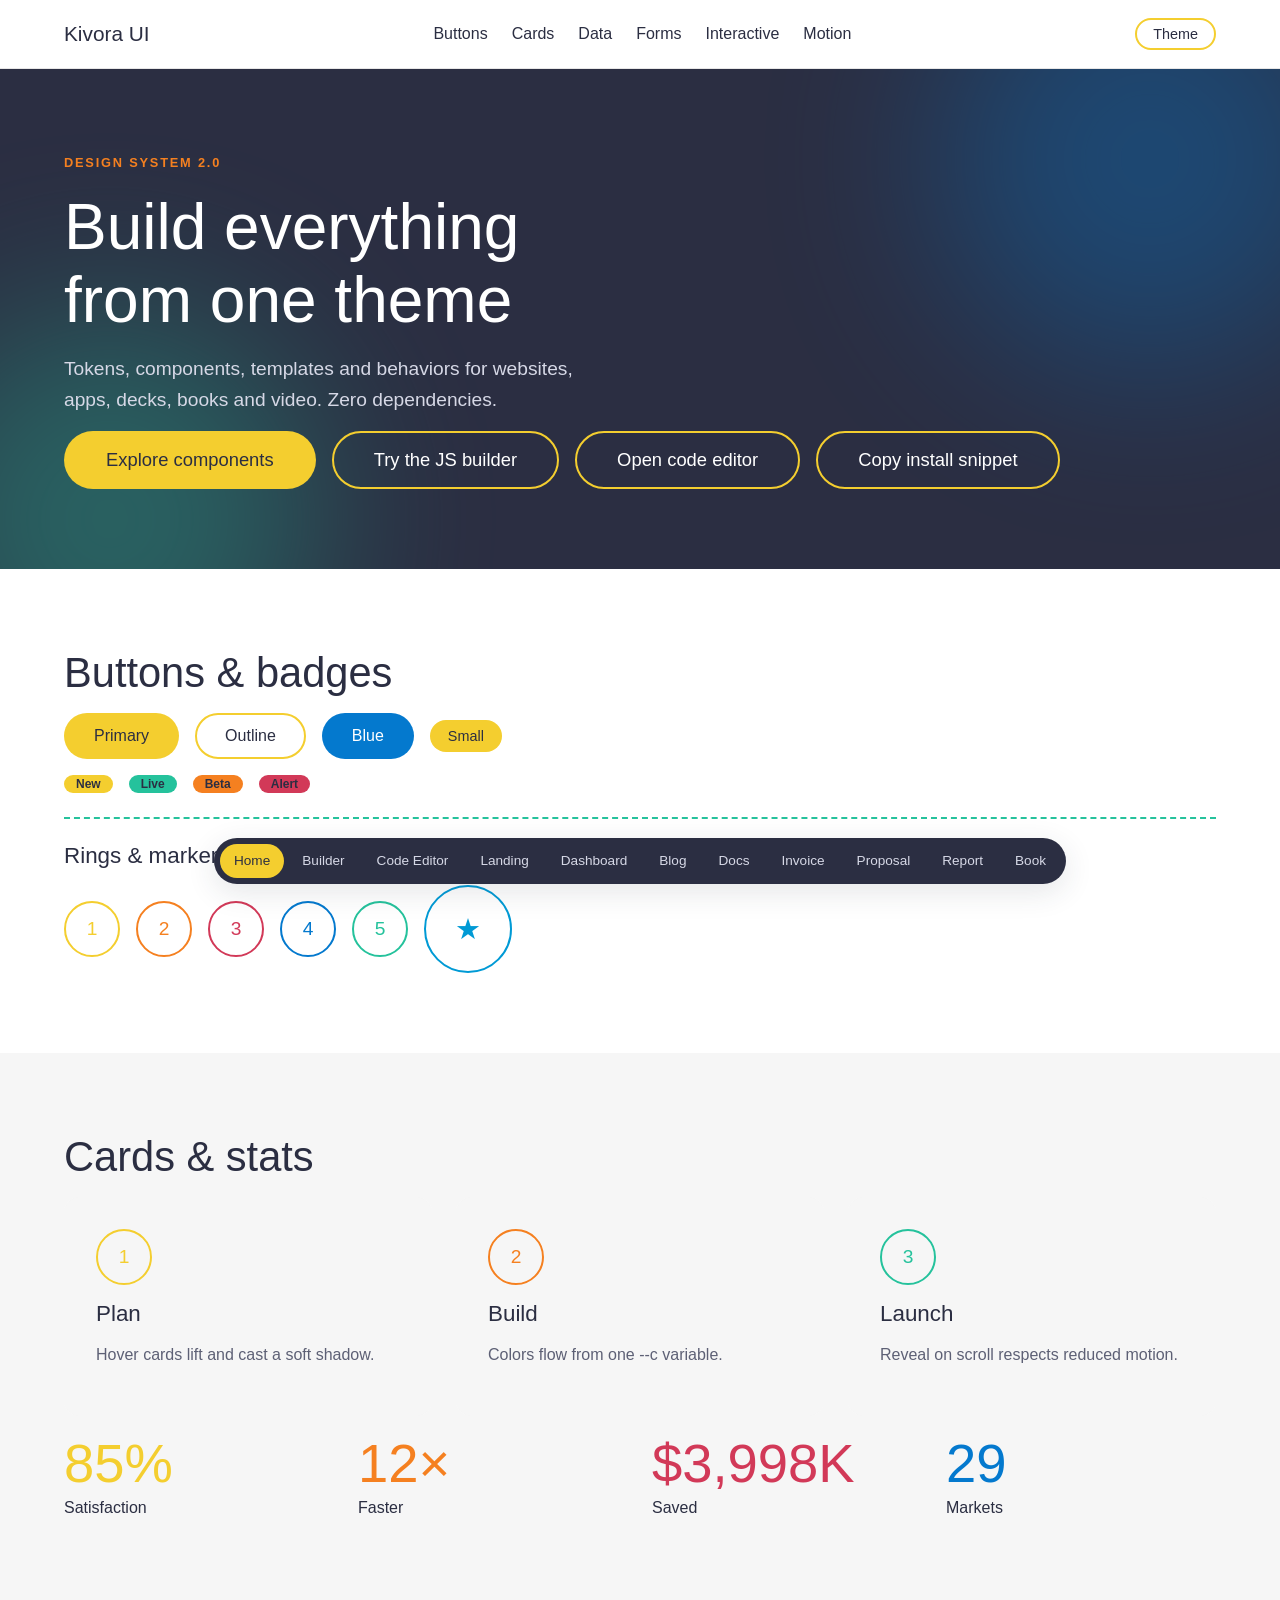
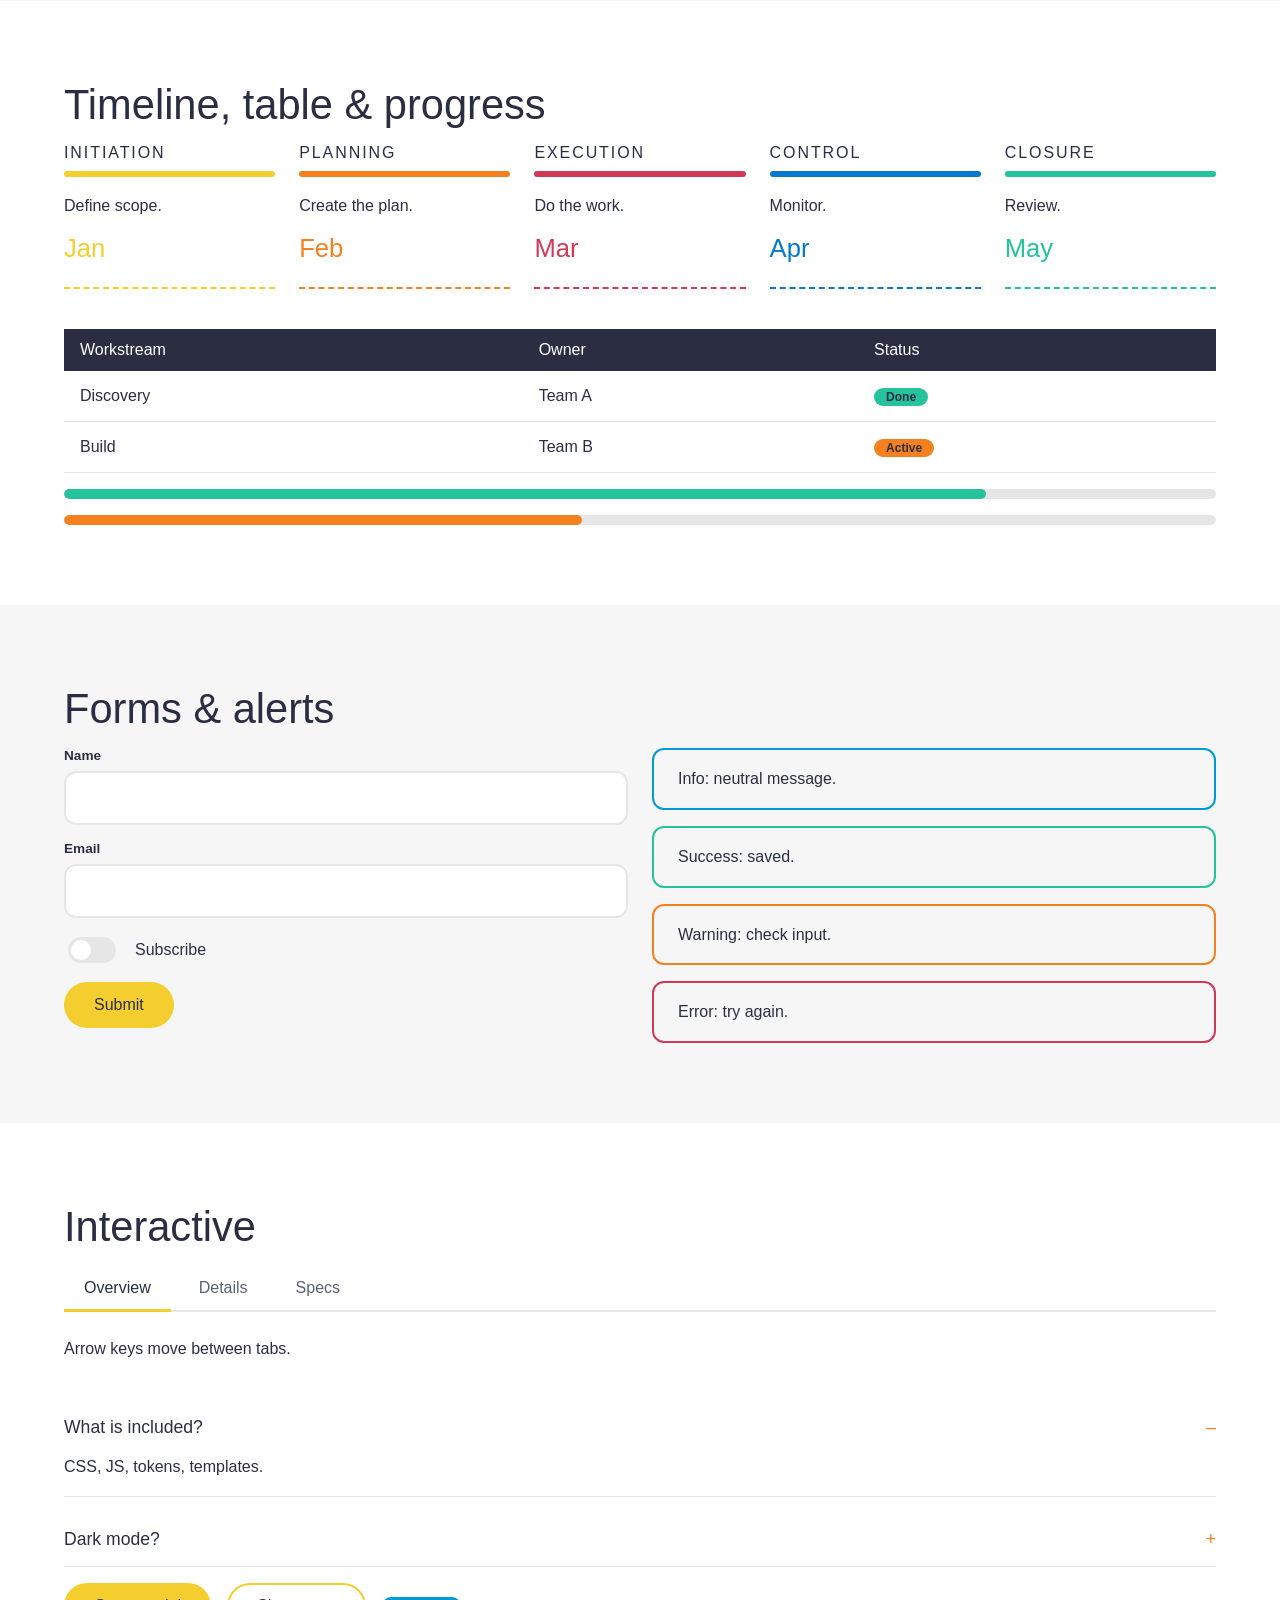
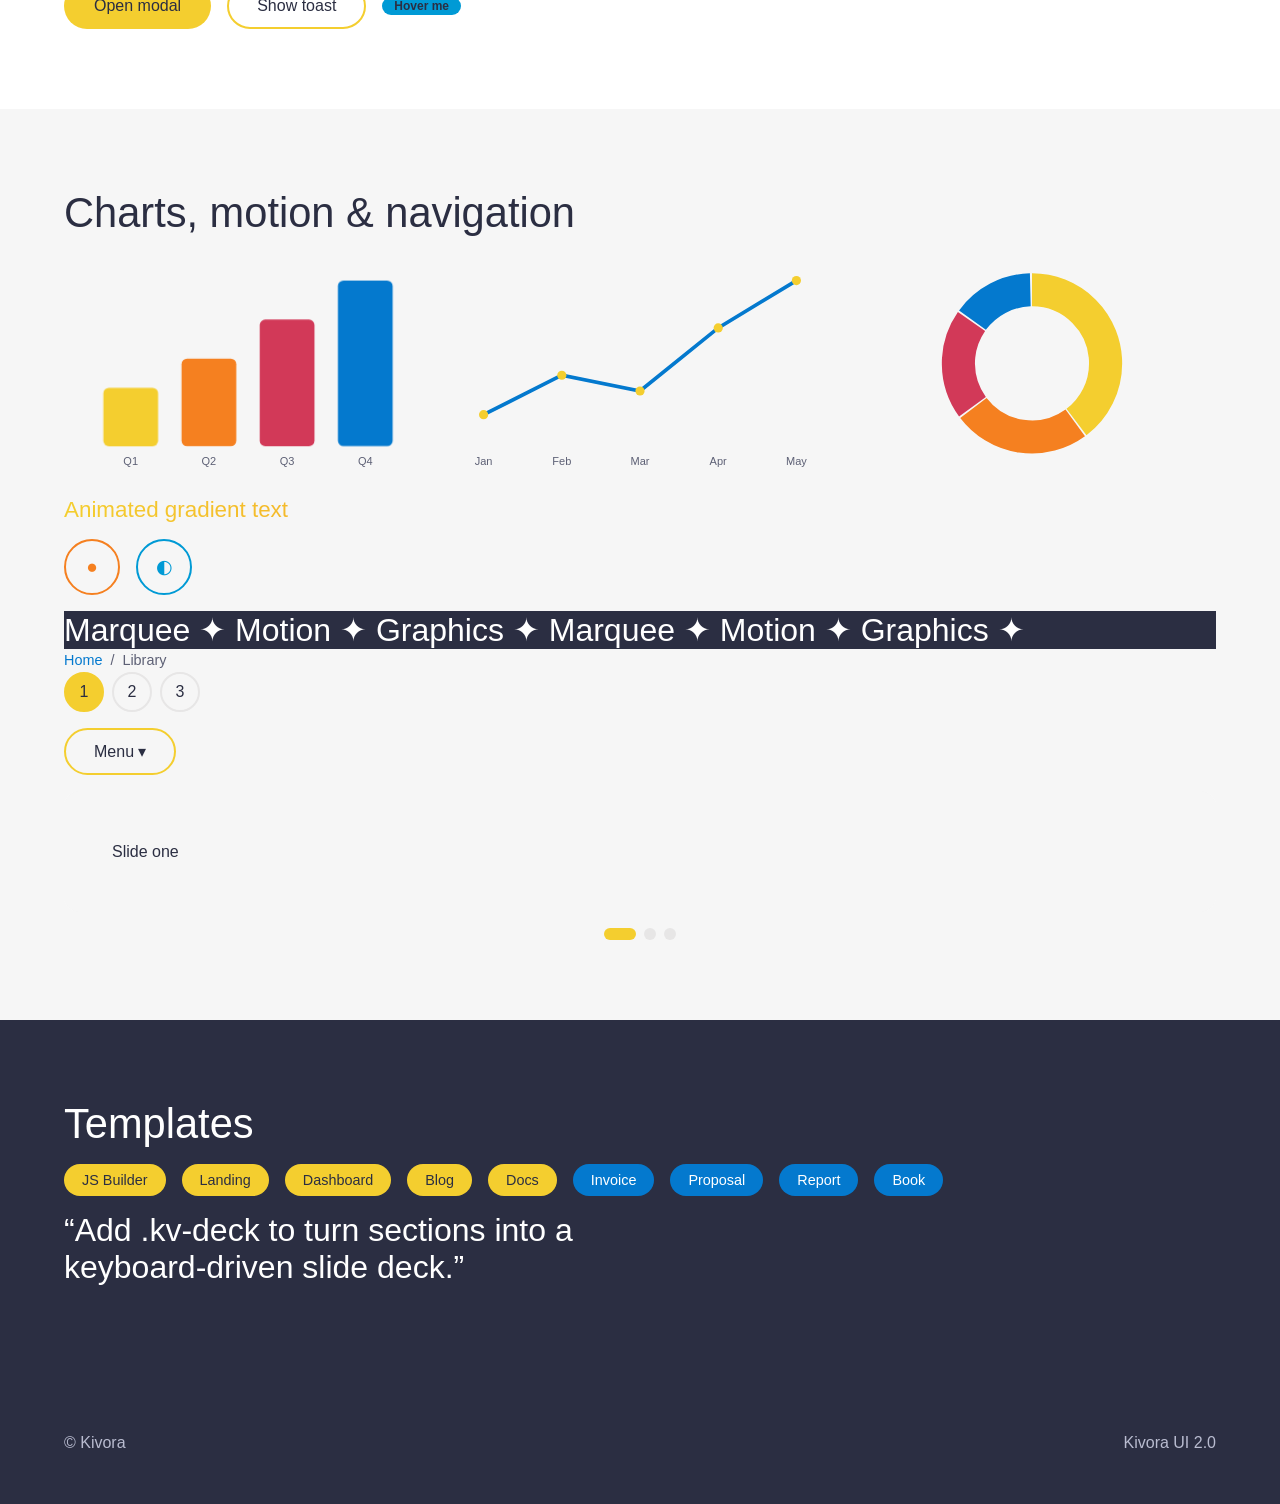
<file: index.html>
<!doctype html><html lang="en"><head><meta charset="utf-8"><meta name="viewport" content="width=device-width,initial-scale=1"><title>Kivora UI</title><link rel="stylesheet" href="css/kivora.css"><link rel="manifest" href="manifest.json"><meta name="theme-color" content="#2B2E42"><link rel="apple-touch-icon" href="icon-192.png">
<style>#app{animation:rcin .35s}.app-switch{position:fixed;left:50%;bottom:16px;transform:translateX(-50%);z-index:60;display:flex;gap:4px;padding:6px;max-width:94vw;overflow-x:auto;background:var(--navy);border-radius:999px;box-shadow:var(--sh)}.app-switch a{color:#d6d8e6;text-decoration:none;padding:6px 14px;border-radius:999px;font-size:.85rem;white-space:nowrap}.app-switch a.on{background:var(--yellow);color:var(--navy)}@media print{.app-switch{display:none}}</style></head><body>
<main id="app" aria-live="polite"></main>
<nav class="app-switch" aria-label="Pages"><a href="#/home">Home</a><a href="#/builder">Builder</a><a href="editor.html">Code Editor</a><a href="#/landing">Landing</a><a href="#/dashboard">Dashboard</a><a href="#/blog">Blog</a><a href="#/docs">Docs</a><a href="#/invoice">Invoice</a><a href="#/proposal">Proposal</a><a href="#/report">Report</a><a href="#/book">Book</a></nav>
<template data-view="builder" data-title="Builder"><div data-kv-app="builder"></div></template>
<template data-view="home" data-title="Home"><header class="kv-nav"><div class="kv-container"><span class="kv-logo">Kivora UI</span><nav><a href="#buttons">Buttons</a><a href="#cards">Cards</a><a href="#data">Data</a><a href="#forms">Forms</a><a href="#interactive">Interactive</a><a href="#more">Motion</a></nav><button class="kv-btn kv-btn-sm kv-btn-outline" data-kv-theme>Theme</button><button class="kv-burger kv-nav-toggle" aria-label="Toggle menu" aria-expanded="false">☰</button></div></header>
<section class="kv-hero kv-orbs"><div class="kv-container kv-stack"><span class="kv-eyebrow">Design system 2.0</span><h1>Build everything from one theme</h1><p>Tokens, components, templates and behaviors for websites, apps, decks, books and video. Zero dependencies.</p><div class="kv-row"><a class="kv-btn kv-btn-lg" href="#buttons">Explore components</a><a class="kv-btn kv-btn-lg kv-btn-outline" href="#/builder">Try the JS builder</a><a class="kv-btn kv-btn-lg kv-btn-outline" href="editor.html">Open code editor</a><button class="kv-btn kv-btn-lg kv-btn-outline" data-kv-copy="&lt;link rel=&quot;stylesheet&quot; href=&quot;css/kivora.css&quot;&gt;&lt;script src=&quot;js/kivora.js&quot;&gt;&lt;/script&gt;">Copy install snippet</button></div></div></section>
<section class="kv-section" id="buttons"><div class="kv-container kv-stack"><h2>Buttons &amp; badges</h2><div class="kv-row"><button class="kv-btn">Primary</button><button class="kv-btn kv-btn-outline">Outline</button><button class="kv-btn kv-btn-blue">Blue</button><button class="kv-btn kv-btn-sm">Small</button></div><div class="kv-row"><span class="kv-badge c-yellow">New</span><span class="kv-badge c-mint">Live</span><span class="kv-badge c-orange">Beta</span><span class="kv-badge c-red">Alert</span></div><hr class="kv-rule"><h3>Rings &amp; markers</h3><div class="kv-row"><span class="kv-ring c-yellow">1</span><span class="kv-ring c-orange">2</span><span class="kv-ring c-red">3</span><span class="kv-ring c-blue">4</span><span class="kv-ring c-mint">5</span><span class="kv-ring kv-ring-lg c-cyan">★</span></div></div></section>
<section class="kv-section" id="cards" style="background:var(--surface)"><div class="kv-container kv-stack"><h2>Cards &amp; stats</h2><div class="kv-grid kv-grid-3"><div class="kv-card kv-card-hover kv-reveal c-yellow"><span class="kv-ring">1</span><h3 style="margin-top:16px">Plan</h3><p class="kv-muted">Hover cards lift and cast a soft shadow.</p></div><div class="kv-card kv-card-hover kv-reveal c-orange"><span class="kv-ring">2</span><h3 style="margin-top:16px">Build</h3><p class="kv-muted">Colors flow from one --c variable.</p></div><div class="kv-card kv-card-hover kv-reveal c-mint"><span class="kv-ring">3</span><h3 style="margin-top:16px">Launch</h3><p class="kv-muted">Reveal on scroll respects reduced motion.</p></div></div>
<div class="kv-grid kv-grid-4 kv-reveal"><div class="kv-stat c-yellow"><b data-count="87" data-suffix="%">0</b>Satisfaction</div><div class="kv-stat c-orange"><b data-count="12" data-suffix="×">0</b>Faster</div><div class="kv-stat c-red"><b data-count="4100" data-prefix="$" data-suffix="K">0</b>Saved</div><div class="kv-stat c-blue"><b data-count="30">0</b>Markets</div></div></div></section>
<section class="kv-section" id="data"><div class="kv-container kv-stack"><h2>Timeline, table &amp; progress</h2><div class="kv-timeline"><div class="c-yellow"><h4>Initiation</h4><span class="kv-marker"></span><p>Define scope.</p><time>Jan</time><hr class="kv-rule"></div><div class="c-orange"><h4>Planning</h4><span class="kv-marker"></span><p>Create the plan.</p><time>Feb</time><hr class="kv-rule"></div><div class="c-red"><h4>Execution</h4><span class="kv-marker"></span><p>Do the work.</p><time>Mar</time><hr class="kv-rule"></div><div class="c-blue"><h4>Control</h4><span class="kv-marker"></span><p>Monitor.</p><time>Apr</time><hr class="kv-rule"></div><div class="c-mint"><h4>Closure</h4><span class="kv-marker"></span><p>Review.</p><time>May</time><hr class="kv-rule"></div></div>
<div style="overflow-x:auto"><table class="kv-table"><tr><th>Workstream</th><th>Owner</th><th>Status</th></tr><tr><td>Discovery</td><td>Team A</td><td><span class="kv-badge c-mint">Done</span></td></tr><tr><td>Build</td><td>Team B</td><td><span class="kv-badge c-orange">Active</span></td></tr></table></div>
<div class="kv-reveal kv-stack"><div class="kv-progress c-mint"><i style="--v:80%;width:0"></i></div><div class="kv-progress c-orange"><i style="--v:45%;width:0"></i></div></div></div></section>
<section class="kv-section" id="forms" style="background:var(--surface)"><div class="kv-container"><h2>Forms &amp; alerts</h2><div class="kv-grid kv-grid-2"><form class="kv-stack" onsubmit="event.preventDefault();KV.toast('Form sent','mint')"><div class="kv-field"><label for="n">Name</label><input id="n" class="kv-input" required></div><div class="kv-field"><label for="e">Email</label><input id="e" type="email" class="kv-input" required></div><label class="kv-row"><input type="checkbox" class="kv-switch"> Subscribe</label><button class="kv-btn">Submit</button></form><div class="kv-stack"><div class="kv-alert c-cyan">Info: neutral message.</div><div class="kv-alert c-mint">Success: saved.</div><div class="kv-alert c-orange">Warning: check input.</div><div class="kv-alert c-red">Error: try again.</div></div></div></div></section>
<section class="kv-section" id="interactive"><div class="kv-container kv-stack"><h2>Interactive</h2><div data-kv-tabs><div class="kv-tablist" role="tablist"><button class="kv-tab" role="tab">Overview</button><button class="kv-tab" role="tab">Details</button><button class="kv-tab" role="tab">Specs</button></div><div class="kv-tabpanel" role="tabpanel">Arrow keys move between tabs.</div><div class="kv-tabpanel" role="tabpanel">Panels are plain HTML.</div><div class="kv-tabpanel" role="tabpanel">ARIA roles included.</div></div>
<details class="kv-acc" data-group="a" open><summary>What is included?</summary><p>CSS, JS, tokens, templates.</p></details><details class="kv-acc" data-group="a"><summary>Dark mode?</summary><p>Yes: data-theme="dark", remembered per browser.</p></details>
<div class="kv-row"><button class="kv-btn" data-kv-open="m">Open modal</button><button class="kv-btn kv-btn-outline" data-kv-toast="Saved!" data-kv-color="mint">Show toast</button><span data-tip="Tooltip" class="kv-badge c-cyan">Hover me</span></div>
<dialog id="m" class="kv-modal"><h3>Modal</h3><p>Native dialog with focus trap and Esc to close.</p><button class="kv-btn kv-btn-sm" data-kv-close>Close</button></dialog></div></section>
<section class="kv-section" id="more" style="background:var(--surface)"><div class="kv-container kv-stack"><h2>Charts, motion &amp; navigation</h2><div class="kv-grid kv-grid-3"><div data-chart="bar" data-values="12,18,26,34" data-labels="Q1,Q2,Q3,Q4"></div><div data-chart="line" data-values="4,9,7,15,21" data-labels="Jan,Feb,Mar,Apr,May"></div><div data-chart="donut" data-values="40,25,20,15"></div></div>
<h3 class="kv-gradtext">Animated gradient text</h3><div class="kv-row"><span class="kv-ring c-orange kv-pulse">●</span><span class="kv-ring c-cyan kv-spin">◐</span><div class="kv-wave"><i></i><i></i><i></i><i></i><i></i><i></i></div></div><div class="kv-marquee kv-dark"><div>Marquee ✦ Motion ✦ Graphics ✦ </div></div>
<ul class="kv-crumbs"><li><a href="#">Home</a></li><li>Library</li></ul><ul class="kv-pages"><li class="on"><a href="#">1</a></li><li><a href="#">2</a></li><li><a href="#">3</a></li></ul>
<div class="kv-dd"><button class="kv-btn kv-btn-outline">Menu ▾</button><div class="kv-dd-menu"><a href="#">Profile</a><a href="#">Settings</a><a href="#">Sign out</a></div></div>
<div><div class="kv-carousel" data-auto="4000"><div class="kv-track"><div>Slide one</div><div>Slide two</div><div>Slide three</div></div></div><div class="kv-car-nav"></div></div></div></section>
<section class="kv-section kv-dark" id="templates"><div class="kv-container kv-stack"><h2>Templates</h2><div class="kv-row"><a class="kv-btn kv-btn-sm" href="#/builder">JS Builder</a><a class="kv-btn kv-btn-sm" href="#/landing">Landing</a><a class="kv-btn kv-btn-sm" href="#/dashboard">Dashboard</a><a class="kv-btn kv-btn-sm" href="#/blog">Blog</a><a class="kv-btn kv-btn-sm" href="#/docs">Docs</a><a class="kv-btn kv-btn-sm kv-btn-blue" href="#/invoice">Invoice</a><a class="kv-btn kv-btn-sm kv-btn-blue" href="#/proposal">Proposal</a><a class="kv-btn kv-btn-sm kv-btn-blue" href="#/report">Report</a><a class="kv-btn kv-btn-sm kv-btn-blue" href="#/book">Book</a></div><p class="kv-quote">“Add .kv-deck to turn sections into a keyboard-driven slide deck.”</p></div></section>
<footer class="kv-footer"><div class="kv-container kv-row kv-between"><span>© Kivora</span><span>Kivora UI 2.0</span></div></footer></template>
<template data-view="landing" data-title="Landing"><header class="kv-nav"><div class="kv-container"><span class="kv-logo">Kivora</span><nav><a href="#a">Features</a><a href="#b">Pricing</a><a href="#c">Contact</a></nav><button class="kv-btn kv-btn-sm kv-btn-outline" data-kv-theme>Theme</button><button class="kv-burger kv-nav-toggle" aria-label="Toggle menu" aria-expanded="false">☰</button></div></header>
<section class="kv-hero kv-orbs"><div class="kv-container kv-stack"><span class="kv-eyebrow">Cloud platform</span><h1>Move faster with <span class="kv-gradtext">one platform</span></h1><p class="kv-type">Deploy, monitor and scale everything in one place.</p><div class="kv-row"><a class="kv-btn kv-btn-lg" href="#c">Start free</a><a class="kv-btn kv-btn-lg kv-btn-outline" href="#a">Learn more</a></div></div></section>
<div class="kv-dark kv-marquee"><div>Secure ✦ Scalable ✦ Reliable ✦ Fast ✦ </div></div>
<section class="kv-section" id="a"><div class="kv-container kv-stack"><h2 class="kv-center">Features</h2><div class="kv-grid kv-grid-3"><div class="kv-card c-yellow kv-reveal"><span class="kv-ring kv-pulse">1</span><h3>Deploy</h3><p class="kv-muted">Ship in minutes.</p></div><div class="kv-card c-orange kv-reveal"><span class="kv-ring kv-pulse">2</span><h3>Monitor</h3><p class="kv-muted">See everything.</p></div><div class="kv-card c-mint kv-reveal"><span class="kv-ring kv-pulse">3</span><h3>Scale</h3><p class="kv-muted">Grow without limits.</p></div></div></div></section>
<section class="kv-section" style="background:var(--surface)"><div class="kv-container"><div class="kv-carousel" data-auto="5000"><div class="kv-track"><div><p class="kv-quote">“Cut our deploy time by 90%.”</p><p class="kv-muted">Jordan, CTO</p></div><div><p class="kv-quote">“The best support we've had.”</p><p class="kv-muted">Sam, COO</p></div></div></div><div class="kv-car-nav"></div></div></section>
<section class="kv-section" id="b"><div class="kv-container kv-grid kv-grid-3"><div class="kv-card kv-price"><h3>Starter</h3><b>$0</b><p class="kv-muted">Small projects</p><a class="kv-btn kv-btn-outline">Choose</a></div><div class="kv-card kv-price kv-feat"><h3>Pro</h3><b>$29</b><p class="kv-muted">Teams</p><a class="kv-btn">Choose</a></div><div class="kv-card kv-price"><h3>Scale</h3><b>$99</b><p class="kv-muted">Enterprise</p><a class="kv-btn kv-btn-outline">Choose</a></div></div></section>
<section class="kv-section kv-dark" id="c"><div class="kv-container kv-center kv-stack"><h2>Ready to start?</h2><a class="kv-btn kv-btn-lg">Contact sales</a></div></section><footer class="kv-footer"><div class="kv-container">© Kivora</div></footer></template>
<template data-view="dashboard" data-title="Dashboard"><div class="kv-dash"><aside class="kv-side"><span class="kv-logo">Kivora</span><a class="on">Overview</a><a>Reports</a><a>Customers</a><a>Settings</a><button class="kv-btn kv-btn-sm kv-btn-outline" data-kv-theme style="color:#fff">Theme</button></aside><main class="kv-main kv-stack"><ul class="kv-crumbs"><li><a>Home</a></li><li>Overview</li></ul><h2>Overview</h2>
<div class="kv-grid kv-grid-4"><div class="kv-card kv-stat c-yellow"><b data-count="12840">0</b>Visitors</div><div class="kv-card kv-stat c-orange"><b data-count="87" data-suffix="%">0</b>Retention</div><div class="kv-card kv-stat c-blue"><b data-count="342" data-prefix="$" data-suffix="K">0</b>Revenue</div><div class="kv-card kv-stat c-mint"><b data-count="99" data-suffix="%">0</b>Uptime</div></div>
<div class="kv-grid kv-grid-3"><div class="kv-card"><h3>Revenue</h3><div data-chart="bar" data-values="12,18,26,34,30" data-labels="Q1,Q2,Q3,Q4,Q5"></div></div><div class="kv-card"><h3>Growth</h3><div data-chart="line" data-values="4,9,7,15,21" data-labels="Jan,Feb,Mar,Apr,May"></div></div><div class="kv-card"><h3>Mix</h3><div data-chart="donut" data-values="40,25,20,15"></div></div></div>
<div class="kv-card"><table class="kv-table"><tr><th>Customer</th><th>Plan</th><th>Status</th></tr><tr><td>Contoso</td><td>Pro</td><td><span class="kv-badge c-mint">Active</span></td></tr><tr><td>Fabrikam</td><td>Scale</td><td><span class="kv-badge c-orange">Trial</span></td></tr></table><ul class="kv-pages" style="margin-top:16px"><li class="on"><a href="#">1</a></li><li><a href="#">2</a></li><li><a href="#">3</a></li></ul></div></main></div></template>
<template data-view="blog" data-title="Blog"><header class="kv-nav"><div class="kv-container"><span class="kv-logo">Kivora</span><nav><a href="#a">Features</a><a href="#b">Pricing</a><a href="#c">Contact</a></nav><button class="kv-btn kv-btn-sm kv-btn-outline" data-kv-theme>Theme</button><button class="kv-burger kv-nav-toggle" aria-label="Toggle menu" aria-expanded="false">☰</button></div></header>
<article class="kv-section"><div class="kv-prose kv-stack"><ul class="kv-crumbs"><li><a>Blog</a></li><li>Article</li></ul><span class="kv-eyebrow">Insights</span><h1>Article headline goes here</h1><div class="kv-row"><span class="kv-avatar c-orange">AB</span><span class="kv-muted">Author · 5 min read</span></div><hr class="kv-rule"><p>Opening paragraph that frames the story and earns the next scroll.</p><h2>Subheading</h2><p>Body copy at a comfortable 68-character measure.</p><div class="kv-alert c-cyan">Callout: key takeaway.</div></div></article><footer class="kv-footer"><div class="kv-container">© Kivora</div></footer></template>
<template data-view="docs" data-title="Docs"><div class="kv-dash"><aside class="kv-side"><span class="kv-logo">Docs</span><a class="on">Getting started</a><a>Components</a><a>Theming</a><a>API</a></aside><main class="kv-main"><div class="kv-prose kv-stack"><h1>Getting started</h1><p>Add the files:</p><pre class="kv-card"><code>&lt;link rel="stylesheet" href="css/kivora.css"&gt;
&lt;script src="js/kivora.js"&gt;&lt;/script&gt;</code></pre><ol class="kv-steps"><li>Include the files</li><li class="c-orange">Add components</li><li class="c-mint">Ship</li></ol></div></main></div></template>
<template data-view="invoice" data-title="Invoice"><div class="kv-doc"><div class="kv-row kv-between"><h1>Invoice</h1><span class="kv-ring">R</span></div><p>No. 0001 · Date: __/__/____<br>Bill to: Client Name</p><hr class="kv-rule"><table class="kv-table"><tr><th>Item</th><th>Qty</th><th>Price</th></tr><tr><td>Service</td><td>1</td><td>$0.00</td></tr><tr><td>Service</td><td>1</td><td>$0.00</td></tr></table><p class="kv-total">Total: $0.00</p><p class="kv-muted">Payment terms: net 30.</p></div></template>
<template data-view="proposal" data-title="Proposal"><section class="kv-cover kv-orbs"><span class="kv-eyebrow">Proposal</span><h1>Project Name</h1><p>Prepared for Client · Date</p></section>
<section class="kv-section"><div class="kv-container kv-stack"><h2>Scope &amp; timeline</h2><div class="kv-timeline"><div class="c-yellow"><h4>Discover</h4><span class="kv-marker"></span><time>Wk 1</time></div><div class="c-orange"><h4>Design</h4><span class="kv-marker"></span><time>Wk 2–3</time></div><div class="c-blue"><h4>Build</h4><span class="kv-marker"></span><time>Wk 4–8</time></div><div class="c-mint"><h4>Launch</h4><span class="kv-marker"></span><time>Wk 9</time></div></div><h2>Investment</h2><table class="kv-table"><tr><th>Phase</th><th>Fee</th></tr><tr><td>Discover</td><td>$0</td></tr></table></div></section></template>
<template data-view="report" data-title="Report"><section class="kv-cover"><span class="kv-eyebrow">Quarterly report</span><h1>Q4 Business Review</h1></section><section class="kv-section"><div class="kv-container kv-stack"><h2>Highlights</h2><div class="kv-grid kv-grid-4"><div class="kv-stat c-yellow"><b data-count="87" data-suffix="%">0</b>Satisfaction</div><div class="kv-stat c-orange"><b data-count="12" data-suffix="×">0</b>Growth</div><div class="kv-stat c-blue"><b data-count="30">0</b>Markets</div><div class="kv-stat c-mint"><b data-count="99" data-suffix="%">0</b>Uptime</div></div><div class="kv-grid kv-grid-2"><div data-chart="bar" data-values="12,18,26,34" data-labels="Q1,Q2,Q3,Q4"></div><div data-chart="donut" data-values="45,30,25"></div></div></div></section></template>
<template data-view="book" data-title="Book"><main class="kv-section"><div class="kv-book"><h1 class="kv-center">Book Title</h1><p class="kv-center kv-muted" style="text-indent:0">Author Name</p><h2>Chapter One</h2><p>Begin the first chapter here. Justified text with a first-line indent suits long reading and prints at 6×9 inches.</p><p>Use File → Print to produce a PDF.</p></div></main></template>
<script src="js/kivora.js"></script>
<script src="js/data.js"></script>
<script>
/* Hash router: #/home #/landing #/dashboard ... Each view is a <template>; anchors like #pricing still scroll in-page. */
(()=>{history.scrollRestoration='manual';const app=document.getElementById('app'),views={};document.querySelectorAll('template[data-view]').forEach(t=>views[t.dataset.view]=t);
function go(){const k=(location.hash.match(/^#\/([\w-]+)/)||[])[1]||'home',t=views[k]||views.home;app.replaceChildren(t.content.cloneNode(true));document.title='Kivora UI — '+t.dataset.title;
 document.querySelectorAll('.app-switch a').forEach(a=>a.classList.toggle('on',a.getAttribute('href')==='#/'+(views[k]?k:'home')));scrollTo({top:0,behavior:'instant'});KV.init();KV.start();KV.mount()}
document.addEventListener('click',e=>{const a=e.target.closest('a[href^="#"]');if(!a)return;const h=a.getAttribute('href');if(h.startsWith('#/'))return;e.preventDefault();const t=h.length>1&&document.getElementById(h.slice(1));t&&t.scrollIntoView({behavior:'smooth'})});
addEventListener('hashchange',go);document.addEventListener('DOMContentLoaded',go)})();
</script><script>
/* Demo: an entire page built from JS classes (see js/kivora.js › UI) */
KV.apps.builder=el=>{const{Navbar,Hero,Section,Grid,Card,Stat,Chart,Tabs,Accordion,Modal,Table,Pricing,Timeline,Footer,Page,Alert}=UI.reg;
const modal=new Modal({title:'Built with JavaScript'},'Every element on this page is created by a class.');
const features=[['Compose','Nest components like building blocks.','yellow'],['Reuse','One class, endless variations.','orange'],['Update','Call .set() to re-render with new props.','mint']];
new Page({},
 new Navbar({brand:'Kivora',links:[{label:'Features',href:'#features'},{label:'Data',href:'#data'},{label:'Pricing',href:'#pricing'},{label:'FAQ',href:'#faq'}],cta:{label:'Try it',onClick:()=>modal.open()}}),
 new Hero({eyebrow:'Object-oriented UI',title:'Build pages with classes',text:'Resize the window to see the responsive navbar collapse into a menu.',actions:[{label:'Open modal',onClick:()=>modal.open()},{label:'Toast',variant:'outline',onClick:()=>KV.toast('Hello from a class','mint')}]}),
 new Section({id:'features',title:'Features',center:true},new Grid({cols:3},features.map((f,i)=>new Card({title:f[0],text:f[1],ring:i+1,color:f[2]})))),
 new Section({id:'data',title:'Data'},new Grid({cols:4},new Stat({value:87,suffix:'%',label:'Satisfaction',color:'yellow'}),new Stat({value:12,suffix:'×',label:'Faster',color:'orange'}),new Stat({value:342,prefix:'$',suffix:'K',label:'Revenue',color:'blue'}),new Stat({value:99,suffix:'%',label:'Uptime',color:'mint'})),
  new Grid({cols:2},new Chart({type:'bar',values:[12,18,26,34],labels:['Q1','Q2','Q3','Q4']}),new Chart({type:'donut',values:[40,25,20,15]})),
  new Table({head:['Workstream','Status'],rows:[['Discovery','Done'],['Build','Active']]}),
  new Timeline({steps:[{title:'Plan',text:'Scope it.',date:'Jan',color:'yellow'},{title:'Build',text:'Make it.',date:'Feb',color:'orange'},{title:'Launch',text:'Ship it.',date:'Mar',color:'mint'}]})),
 new Section({id:'pricing',title:'Pricing',dark:true},new Pricing({plans:[{name:'Starter',price:'$0',note:'Small projects'},{name:'Pro',price:'$29',note:'Teams',featured:true},{name:'Scale',price:'$99',note:'Enterprise'}]})),
 new Section({id:'faq',title:'Built from JSON'},UI.create({type:'Tabs',props:{tabs:[{label:'One',content:'Specs become DOM.'},{label:'Two',content:'Use UI.create(spec).'}]}}),new Accordion({items:[{title:'Is it accessible?',content:'ARIA roles and keyboard support included.'},{title:'Dependencies?',content:'None.'}]}),new Alert({color:'cyan',text:'Tip: extend UI.Component to make your own.'})),
 new Footer({text:'© Kivora'}),modal).mount(el)};
</script>
<script>if('serviceWorker' in navigator){navigator.serviceWorker.register('sw.js').catch(function(){});}</script></body></html>
</file>
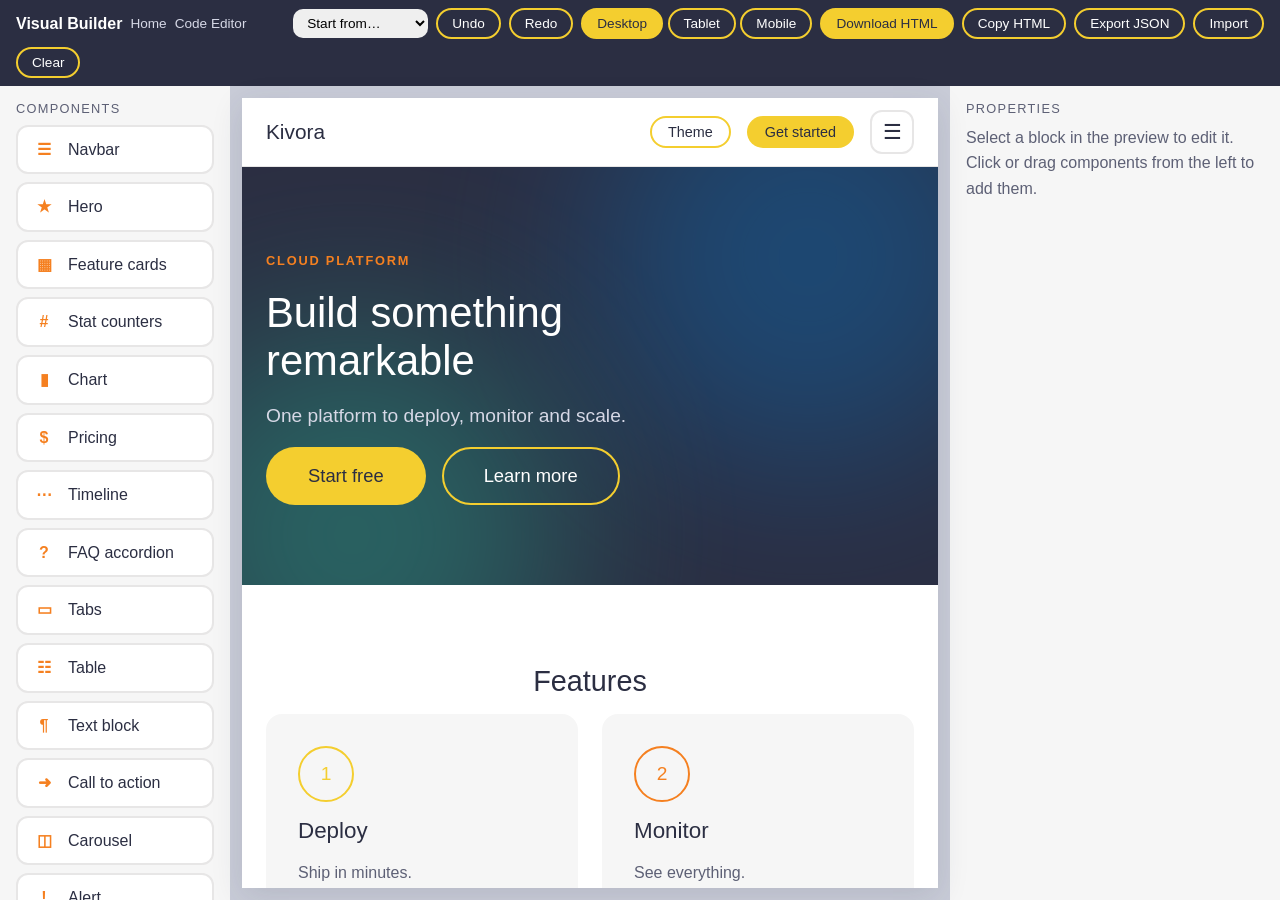
<file: builder.html>
<!doctype html><html lang="en"><head><meta charset="utf-8"><meta name="viewport" content="width=device-width,initial-scale=1"><title>Kivora Visual Builder</title><link rel="stylesheet" href="css/kivora.css"><link rel="manifest" href="manifest.json"><meta name="theme-color" content="#2B2E42"><link rel="apple-touch-icon" href="icon-192.png">
<style>
html,body{height:100%}body{display:grid;grid-template-rows:auto 1fr;overflow:hidden}
.tb{display:flex;gap:8px;flex-wrap:wrap;align-items:center;padding:8px 16px;background:var(--navy);color:#fff}.tb a{color:#d6d8e6;text-decoration:none;font-size:.85rem}.tb .kv-btn{padding:6px 14px;font-size:.85rem}.tb .sp{flex:1}.tb .kv-btn-outline{color:#fff}.tb .on{background:var(--yellow);color:var(--navy)}
.tb select{padding:6px 10px;border-radius:10px;border:0;font:inherit;font-size:.85rem}
.ws{display:grid;grid-template-columns:230px 1fr 330px;min-height:0}.pal,.insp{overflow:auto;padding:16px;background:var(--surface)}
.pal h4,.insp h4{margin:0 0 8px;font-size:.8rem;letter-spacing:.1em;text-transform:uppercase;color:var(--muted)}.pal .it{display:flex;gap:10px;align-items:center;width:100%;margin-bottom:8px;padding:10px 12px;border:2px solid var(--line);border-radius:12px;background:var(--bg);color:var(--fg);font:inherit;cursor:grab;text-align:left;touch-action:pan-y}.pal .it:hover{border-color:var(--yellow)}.pal .it b{width:28px;text-align:center;color:var(--orange)}
.stage{position:relative;background:#c9ccd8;display:flex;justify-content:center;padding:12px;min-height:0;min-width:0}.frame{background:#fff;border:0;height:100%;width:100%;max-width:100%;transition:width .25s;box-shadow:var(--sh)}
.drop{position:absolute;inset:0;display:none;z-index:5;background:rgba(244,206,47,.15);border:3px dashed var(--yellow)}.dragging .drop{display:block}
.drag-ghost{position:fixed;left:0;top:0;z-index:99;pointer-events:none;padding:8px 14px;border-radius:10px;background:var(--navy);color:#fff;font:.85rem sans-serif;box-shadow:var(--sh)}
.insp .kv-field{margin-bottom:12px}.insp textarea{min-height:90px;font:12px/1.4 ui-monospace,Consolas,monospace}.insp .bad{border-color:var(--red)}.insp .acts{display:flex;gap:6px;flex-wrap:wrap;margin:8px 0 16px}.insp .acts .kv-btn{padding:4px 12px;font-size:.8rem}
@media(max-width:1000px){body{overflow:auto;display:block}.ws{grid-template-columns:1fr}.stage{height:70vh}.tb{flex-wrap:nowrap;overflow-x:auto}.tb .sp{flex:0 0 8px}.pal{display:flex;gap:8px;overflow-x:auto;padding:12px}.pal h4{flex:0 0 auto;align-self:center;margin:0}.pal .it{flex:0 0 auto;width:auto;margin-bottom:0;touch-action:pan-x}}
</style></head><body>
<div class="tb"><strong>Visual Builder</strong><a href="index.html">Home</a><a href="editor.html">Code Editor</a><span class="sp"></span>
<select id="preset" aria-label="Start from template"></select>
<button class="kv-btn kv-btn-outline" id="undo">Undo</button><button class="kv-btn kv-btn-outline" id="redo">Redo</button>
<span id="dev"><button class="kv-btn kv-btn-outline on" data-w="100%">Desktop</button> <button class="kv-btn kv-btn-outline" data-w="768px">Tablet</button> <button class="kv-btn kv-btn-outline" data-w="390px">Mobile</button></span>
<button class="kv-btn" id="export">Download HTML</button><button class="kv-btn kv-btn-outline" id="copy">Copy HTML</button><button class="kv-btn kv-btn-outline" id="json">Export JSON</button><label class="kv-btn kv-btn-outline">Import<input id="imp" type="file" accept=".json" hidden></label><button class="kv-btn kv-btn-outline" id="clear">Clear</button></div>
<div class="ws"><aside class="pal" id="pal"><h4>Components</h4></aside>
<div class="stage" id="stage"><iframe class="frame" id="frame" title="Page preview"></iframe><div class="drop" id="drop"></div></div>
<aside class="insp" id="insp"></aside></div>
<script src="js/kivora.js"></script>
<script src="js/data.js"></script>
<script>
const $=s=>document.querySelector(s),h=UI.h,clone=o=>JSON.parse(JSON.stringify(o));
const COLORS=['yellow','orange','red','blue','cyan','mint'];
/* Catalog: metadata + defaults come from data/components.json (via the
   generated js/data.js bundle); make() stays code, keyed by component id,
   so it can be exported as source with the page. */
const MAKES = {
  navbar: p=>new UI.reg.Navbar({brand:p.brand,links:p.links,cta:p.ctaLabel?{label:p.ctaLabel,href:p.ctaHref}:null}),
  hero: p=>new UI.reg.Hero({eyebrow:p.eyebrow,title:p.title,text:p.text,actions:[p.btn1&&{label:p.btn1,href:p.btn1Href},p.btn2&&{label:p.btn2,variant:'outline',href:p.btn2Href}].filter(Boolean)}),
  features: p=>new UI.reg.Section({id:p.id,title:p.title,center:true},new UI.reg.Grid({cols:3},p.items.map((x,i)=>new UI.reg.Card({title:x.title,text:x.text,ring:i+1,color:x.color})))),
  stats: p=>new UI.reg.Section({title:p.title},new UI.reg.Grid({cols:4},p.items.map(x=>new UI.reg.Stat(x)))),
  chart: p=>new UI.reg.Section({title:p.title},new UI.reg.Chart({type:p.type,values:String(p.values).split(',').map(Number),labels:String(p.labels).split(',')})),
  pricing: p=>new UI.reg.Section({id:p.id,title:p.title,dark:p.dark,center:true},new UI.reg.Pricing({plans:p.plans})),
  timeline: p=>new UI.reg.Section({title:p.title},new UI.reg.Timeline({steps:p.steps})),
  faq: p=>new UI.reg.Section({title:p.title},new UI.reg.Accordion({items:p.items})),
  tabs: p=>new UI.reg.Section({title:p.title},new UI.reg.Tabs({tabs:p.tabs})),
  table: p=>new UI.reg.Section({title:p.title},new UI.reg.Table({head:p.head,rows:p.rows})),
  text: p=>new UI.reg.Section({id:p.id||null,title:p.title,center:p.center,dark:p.dark},p.body.split('\n').map(t=>UI.h('p',{class:p.center?'kv-center':''},t))),
  cta: p=>new UI.reg.Section({id:p.id,title:p.title,dark:p.dark,center:true},UI.h('p',{},p.text),new UI.reg.Btn({label:p.label,href:p.href,size:'lg'})),
  carousel: p=>new UI.reg.Section({},new UI.reg.Carousel({auto:p.auto||null,slides:p.slides})),
  alert: p=>new UI.reg.Section({},new UI.reg.Alert({color:p.color,text:p.text})),
  footer: p=>new UI.reg.Footer({text:p.text})
};
const C = Object.fromEntries(KV_DATA.components.map(c => [c.id, { ...c, make: MAKES[c.id] }]));
const PRESETS = Object.fromEntries(Object.entries(KV_DATA.presets).map(([k, v]) => [k, [v.name, v.spec]]));
let state=[],sel=null,hist=[],hi=-1,uid=0,tm,frame=$('#frame');
const nid=()=>'n'+(++uid);
const node=(t,p)=>({id:nid(),type:t,props:Object.assign(clone(C[t].props),p||{})});
const load=a=>{state=a.map(x=>node(x.type,x.props));sel=null;commit(true)};
function save(){try{localStorage.setItem('kv-builder',JSON.stringify(state.map(({type,props})=>({type,props}))))}catch(e){}}
function commit(now,skipInsp){clearTimeout(tm);const go=()=>{const s=JSON.stringify(state.map(({type,props})=>({type,props})));if(hist[hi]!==s){hist=hist.slice(0,hi+1);hist.push(s);hi=hist.length-1}save()};now?go():tm=setTimeout(go,400);draw();if(!skipInsp)insp()}
function restore(i){if(i<0||i>=hist.length)return;hi=i;state=JSON.parse(hist[i]).map(x=>node(x.type,x.props));sel=null;save();draw();insp()}
function draw(){const iw=frame.contentWindow;if(!iw||!iw.UI||!iw.KV){const d=iw&&iw.document,app=d&&d.getElementById('app');if(app)app.textContent='Preview library failed to load — check the connection and reload the page.';return;}const d=iw.document,app=d.getElementById('app'),y=iw.scrollY;app.replaceChildren();
 if(!state.length){const e=d.createElement('div');e.className='bd-empty';e.textContent='Click or drag a component to start';app.append(e)}
 state.forEach(n=>{const w=d.createElement('div');w.className='bd-block'+(n.id===sel?' sel':'');w.dataset.id=n.id;w.dataset.type=n.type;
  try{w.append(new Function('UI','return '+C[n.type].make.toString())(iw.UI)(n.props).render())}catch(e){w.textContent='Error: '+e.message}
  w.addEventListener('click',e=>{if(e.target.closest('a'))e.preventDefault();select(n.id)});app.append(w)});
 iw.KV.init();iw.KV.start();iw.scrollTo(0,y)}
function select(i){sel=i;insp();[...frame.contentDocument.querySelectorAll('.bd-block')].forEach(b=>b.classList.toggle('sel',b.dataset.id===i))}
function add(t,at){const n=node(t);const i=at==null?(sel?state.findIndex(x=>x.id===sel)+1:state.length):at;state.splice(i,0,n);sel=n.id;commit(true);
 setTimeout(()=>{const b=frame.contentDocument.querySelector('.bd-block.sel');b&&b.scrollIntoView({block:'center'})},50)}
const idx=()=>state.findIndex(x=>x.id===sel);
function move(d){const i=idx(),j=i+d;if(i<0||j<0||j>=state.length)return;[state[i],state[j]]=[state[j],state[i]];commit(true)}
function dup(){const i=idx();if(i<0)return;const n=node(state[i].type,clone(state[i].props));state.splice(i+1,0,n);sel=n.id;commit(true)}
function del(){const i=idx();if(i<0)return;state.splice(i,1);sel=null;commit(true)}
function insp(){const box=$('#insp'),n=state.find(x=>x.id===sel);box.replaceChildren();
 if(!n){box.append(h('h4',{},'Properties'),h('p',{class:'kv-muted'},'Select a block in the preview to edit it. Click or drag components from the left to add them.'));return}
 box.append(h('h4',{},'Editing'),h('h3',{},C[n.type].label),h('div',{class:'acts'},...[['↑ Up',()=>move(-1)],['↓ Down',()=>move(1)],['Duplicate',dup],['Delete',del]].map(([l,f])=>new UI.reg.Btn({label:l,size:'sm',variant:'outline',onClick:f}).render())));
 C[n.type].fields.forEach(([k,label,type,opts])=>{const v=n.props[k],id='f_'+k;let inp;
  const set=val=>{n.props[k]=val;commit(false,true)};
  if(type==='textarea'||type==='json'){inp=h('textarea',{class:'kv-input',id,rows:type==='json'?8:4,spellcheck:'false'});inp.value=type==='json'?JSON.stringify(v,null,1):v??'';
   inp.addEventListener('input',()=>{if(type==='json'){try{set(JSON.parse(inp.value));inp.classList.remove('bad')}catch(e){inp.classList.add('bad')}}else set(inp.value)})}
  else if(type==='select'){inp=h('select',{class:'kv-input',id},opts.map(o=>h('option',{value:o},o)));inp.value=v;inp.addEventListener('change',()=>set(inp.value))}
  else if(type==='bool'){inp=h('input',{type:'checkbox',class:'kv-switch',id});inp.checked=!!v;inp.addEventListener('change',()=>set(inp.checked))}
  else{inp=h('input',{class:'kv-input',id,type:type==='number'?'number':'text'});inp.value=v??'';inp.addEventListener('input',()=>set(type==='number'?+inp.value:inp.value))}
  box.append(h('div',{class:'kv-field'},h('label',{for:id},label),inp))})}
/* export: self-contained page that rebuilds the layout with the same UI classes */
function html(){const used=[...new Set(state.map(n=>n.type))];
 return `<!doctype html>\n<html lang="en"><head><meta charset="utf-8"><meta name="viewport" content="width=device-width,initial-scale=1"><title>My page</title><link rel="stylesheet" href="css/kivora.css"></head>\n<body><div id="app"></div>\n<script src="js/kivora.js"><\/script>\n<script>\nconst make={\n${used.map(t=>'  '+t+':'+C[t].make.toString()).join(',\n')}\n};\nconst spec=${JSON.stringify(state.map(({type,props})=>({type,props})),null,1)};\nspec.forEach(n=>make[n.type](n.props).mount('#app'));\n<\/script></body></html>\n`}
const dl=(name,text,type)=>{const a=h('a',{href:URL.createObjectURL(new Blob([text],{type})),download:name});document.body.append(a);a.click();a.remove()};
/* wiring */
const pal=$('#pal');Object.entries(C).forEach(([t,c])=>{const b=h('button',{class:'it',draggable:'true',type:'button',data:{type:t}},h('b',{},c.icon),c.label);
 b.addEventListener('click',()=>add(t));b.addEventListener('dragstart',e=>{e.dataTransfer.setData('text/plain',t);document.body.classList.add('dragging')});b.addEventListener('dragend',()=>document.body.classList.remove('dragging'));pal.append(b)});
/* touch drag: HTML5 drag doesn't fire on touch, so drag palette items with pointer events */
let td=null,tdGhost=null,tdSupp=false;
function idxAt(clientY){const fr=frame.getBoundingClientRect(),bl=[...frame.contentDocument.querySelectorAll('.bd-block')];let i=bl.findIndex(b=>{const r=b.getBoundingClientRect();return clientY-fr.top<r.top-fr.top+r.height/2});return i<0?state.length:i}
pal.addEventListener('pointerdown',e=>{if(e.pointerType==='mouse')return;const b=e.target.closest('.it');if(!b)return;td={t:b.dataset.type,x:e.clientX,y:e.clientY,on:false}});
pal.addEventListener('pointermove',e=>{if(!td)return;const dx=e.clientX-td.x,dy=e.clientY-td.y;if(!td.on){if(Math.abs(dx)+Math.abs(dy)<14)return;const narrow=innerWidth<=1000;if(narrow?Math.abs(dy)<=Math.abs(dx):Math.abs(dx)<=Math.abs(dy))return;td.on=true;tdGhost=document.createElement('div');tdGhost.className='drag-ghost';tdGhost.textContent=C[td.t].label;document.body.append(tdGhost);document.body.classList.add('dragging')}tdGhost.style.transform=`translate(${e.clientX+14}px,${e.clientY+14}px)`});
const tdEnd=e=>{if(!td)return;const d=td;td=null;if(tdGhost){tdGhost.remove();tdGhost=null}document.body.classList.remove('dragging');if(!d.on)return;tdSupp=true;setTimeout(()=>tdSupp=false,500);const fr=frame.getBoundingClientRect();if(e.clientX>=fr.left&&e.clientX<=fr.right&&e.clientY>=fr.top&&e.clientY<=fr.bottom)add(d.t,idxAt(e.clientY))};
pal.addEventListener('pointerup',tdEnd);
pal.addEventListener('pointercancel',()=>{td=null;if(tdGhost){tdGhost.remove();tdGhost=null}document.body.classList.remove('dragging')});
pal.addEventListener('click',e=>{if(tdSupp){e.stopPropagation();e.preventDefault();tdSupp=false}},true);
const dz=$('#drop');dz.addEventListener('dragover',e=>e.preventDefault());dz.addEventListener('drop',e=>{e.preventDefault();document.body.classList.remove('dragging');const t=e.dataTransfer.getData('text/plain');if(!C[t])return;
 add(t,idxAt(e.clientY))});
const ps=$('#preset');Object.entries(PRESETS).forEach(([k,[l]])=>ps.append(h('option',{value:k},k==='blank'?'Start from…':l)));let presetArmed=false,presetTimer;ps.addEventListener('change',()=>{const v=ps.value;if(!v)return;if(state.length&&!presetArmed){presetArmed=true;KV.toast('Choose again to replace the current page','orange');ps.value='blank';clearTimeout(presetTimer);presetTimer=setTimeout(()=>presetArmed=false,5000);return}presetArmed=false;load(PRESETS[v][1]);ps.value='blank'});
$('#undo').onclick=()=>restore(hi-1);$('#redo').onclick=()=>restore(hi+1);
let clearArmed=false,clearTimer;const clearBtn=$('#clear');clearBtn.onclick=()=>{if(!state.length)return;if(!clearArmed){clearArmed=true;clearBtn.textContent='Click again to clear';clearTimeout(clearTimer);clearTimer=setTimeout(()=>{clearArmed=false;clearBtn.textContent='Clear'},3000);return}clearArmed=false;clearBtn.textContent='Clear';state=[];sel=null;commit(true)};
$('#export').onclick=()=>dl('page.html',html(),'text/html');$('#copy').onclick=()=>navigator.clipboard.writeText(html()).then(()=>KV.toast('HTML copied','mint'));
$('#json').onclick=()=>dl('page.json',JSON.stringify(state.map(({type,props})=>({type,props})),null,1),'application/json');
$('#imp').onchange=e=>{const f=e.target.files[0];if(!f)return;f.text().then(t=>{try{load(JSON.parse(t).filter(x=>C[x.type]))}catch(err){KV.toast('Invalid JSON file','red')}})};
$('#dev').addEventListener('click',e=>{const b=e.target.closest('button');if(!b)return;frame.style.width=b.dataset.w;[...$('#dev').children].forEach(x=>x.classList.toggle('on',x===b))});
document.addEventListener('keydown',e=>{if(/INPUT|TEXTAREA|SELECT/.test(document.activeElement.tagName))return;if((e.key==='Delete'||e.key==='Backspace')&&sel){e.preventDefault();del()}if((e.ctrlKey||e.metaKey)&&e.key==='z'){e.preventDefault();restore(hi-1)}if((e.ctrlKey||e.metaKey)&&e.key==='y'){e.preventDefault();restore(hi+1)}});
const base=new URL('./',location.href).href;
frame.addEventListener('load',()=>{let s=null;try{s=JSON.parse(localStorage.getItem('kv-builder'))}catch(e){}state=(s&&s.length?s:PRESETS.saas[1]).filter(x=>C[x.type]).map(x=>node(x.type,x.props));commit(true)},{once:true});
frame.srcdoc=`<!doctype html><html><head><meta charset="utf-8"><meta name="viewport" content="width=device-width,initial-scale=1"><link rel="stylesheet" href="${base}css/kivora.css"><style>.bd-block{position:relative;cursor:pointer}.bd-block:hover{outline:2px dashed #009AD5;outline-offset:-2px}.bd-block.sel{outline:3px solid #F4CE2F;outline-offset:-3px}.bd-empty{padding:120px 24px;text-align:center;color:#888;font:1.2rem sans-serif}.kv-nav{position:relative}</style></head><body><div id="app"></div><script src="${base}js/kivora.js"><\/script></body></html>`;
</script><script>if('serviceWorker' in navigator){navigator.serviceWorker.register('sw.js').catch(function(){});}</script></body></html>
</file>
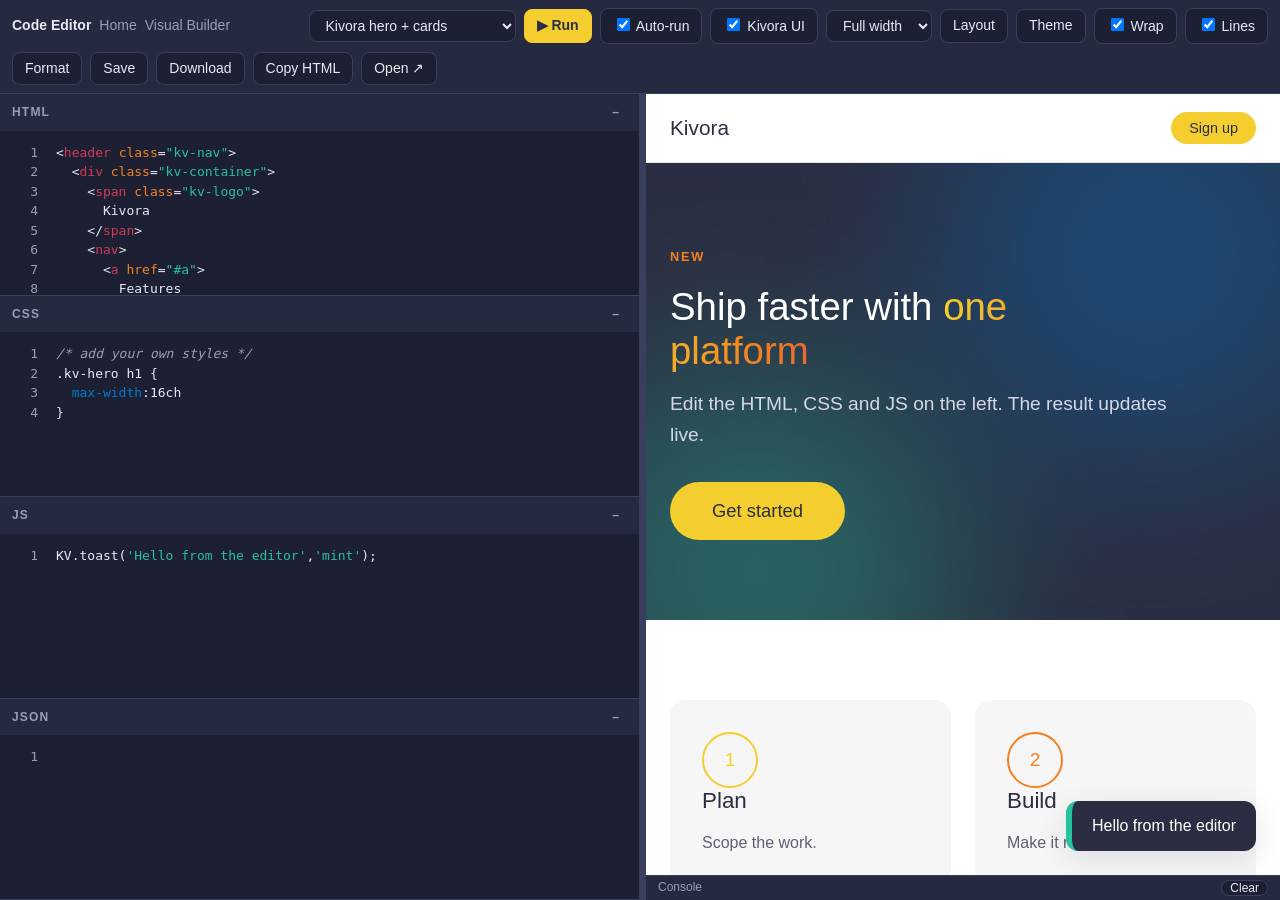
<file: editor.html>
<!doctype html><html lang="en"><head><meta charset="utf-8"><meta name="viewport" content="width=device-width,initial-scale=1,viewport-fit=cover"><meta name="apple-mobile-web-app-capable" content="yes"><meta name="apple-mobile-web-app-status-bar-style" content="black-translucent"><title>Kivora Code Editor</title><link rel="manifest" href="manifest.json"><meta name="theme-color" content="#2B2E42"><link rel="apple-touch-icon" href="icon-192.png">
<style>
:root{--bg:#1d2033;--pn:#262a41;--ln:#3a3f5e;--fg:#e8e9f2;--mu:#9a9db8;--y:#F4CE2F;--o:#F58020;--r:#D23958;--b:#0479CE;--m:#25C29C;--c:#009AD5;--sz:50%}
body.light{--bg:#fff;--pn:#f3f3f6;--ln:#d8d9e2;--fg:#2B2E42;--mu:#6b6e85}
*{box-sizing:border-box}html,body{height:100%;margin:0}body{display:grid;grid-template-rows:auto 1fr;background:var(--bg);color:var(--fg);font:14px/1.4 "Avenir Next LT Pro",Avenir,Calibri,Arial,sans-serif}
.tb{display:flex;gap:8px;flex-wrap:wrap;align-items:center;padding:8px 12px;background:var(--pn);border-bottom:1px solid var(--ln)}.tb a{color:var(--mu);text-decoration:none}.tb .sp{flex:1}
button,select,label.bt{background:var(--bg);color:var(--fg);border:1px solid var(--ln);border-radius:8px;padding:6px 12px;font:inherit;cursor:pointer}button:hover{border-color:var(--y)}button.go{background:var(--y);color:#2B2E42;border-color:var(--y);font-weight:700}
.main{display:grid;min-height:0;grid-template-columns:var(--sz) 6px 1fr;grid-template-rows:1fr}.main.top{grid-template-columns:1fr;grid-template-rows:var(--sz) 6px 1fr}
.eds{display:flex;min-height:0;min-width:0}.main:not(.top) .eds{flex-direction:column}
.ed{display:flex;flex-direction:column;flex:1 1 0;min-height:0;min-width:0;border-right:1px solid var(--ln);border-bottom:1px solid var(--ln)}.ed>b{display:flex;justify-content:space-between;align-items:center;padding:4px 8px 4px 12px;background:var(--pn);font-size:12px;letter-spacing:.1em;color:var(--mu)}.ed .col{background:transparent;border:0;color:var(--mu);padding:6px 12px;cursor:pointer;font:inherit;border-radius:6px}.ed .col:hover{color:var(--fg)}.ed.collapsed{flex:0 0 auto}.ed.collapsed .box{display:none}.ed .box{position:relative;flex:1;min-height:0}#ptabs{display:none}#tbmore{display:none}
.box pre,.box textarea{position:absolute;inset:0;margin:0;padding:12px;border:0;font:13px/1.5 ui-monospace,SFMono-Regular,Consolas,monospace;white-space:pre;overflow:auto;tab-size:2;letter-spacing:0}
.box pre{pointer-events:none;color:var(--fg)}.box textarea{background:transparent;color:transparent;caret-color:var(--y);resize:none;outline:0}.box textarea::selection{background:rgba(4,121,206,.45);color:transparent}
.t{color:var(--r)}.a{color:var(--o)}.s{color:var(--m)}.c{color:var(--mu);font-style:italic}.k{color:var(--c)}.n{color:var(--y)}.p{color:var(--b)}body.light .t{color:#c0264a}body.light .s{color:#0d8a6c}body.light .n{color:#b58a00}
.gut{background:var(--ln);cursor:col-resize}.main.top .gut{cursor:row-resize}
.res{display:grid;grid-template-rows:1fr auto;min-height:0;min-width:0;background:#fff}.res .vw{display:flex;justify-content:center;background:#c9ccd8;min-height:0}iframe{border:0;background:#fff;height:100%;width:100%;transition:width .25s}
.con{background:var(--bg);border-top:1px solid var(--ln);max-height:30vh;overflow:auto;font:12px ui-monospace,Consolas,monospace}.con>div{padding:3px 12px;border-bottom:1px solid var(--ln);white-space:pre-wrap}.con .error{color:#ff7a93}.con .warn{color:var(--y)}.con header{position:sticky;top:0;background:var(--pn);padding:4px 12px;display:flex;gap:8px;justify-content:space-between;color:var(--mu);font:12px sans-serif}
@media(max-width:800px){body{grid-template-rows:auto 1fr auto}.main,.main.top{grid-template-columns:1fr;grid-template-rows:1fr}.eds,.main:not(.top) .eds{flex-direction:column}.gut{display:none}.res{display:none}body.showprev .res{display:grid}body.showprev .eds{display:none}.tb{flex-wrap:nowrap;overflow-x:auto;padding-top:max(8px,env(safe-area-inset-top,0px))}.tb>*{display:none}.tb>#tpl,.tb>#run,.tb>#tbmore{display:block}.tb>#tpl{flex:1;min-width:0}body.tbopen .tb{flex-wrap:wrap}body.tbopen .tb>*{display:block}body.tbopen .tb .sp{display:none}#ptabs{display:flex;gap:4px;padding:8px 8px max(8px,env(safe-area-inset-bottom,0px));background:var(--pn);border-top:1px solid var(--ln);overflow-x:auto}#ptabs button{flex:1 0 auto;padding:12px 6px;font-size:13px}#ptabs button.on{background:var(--y);color:#2B2E42;border-color:var(--y);font-weight:700}.ed{display:none}.ed.on{display:flex}.box pre,.box textarea,.ln{font-size:16px}}
@media(pointer:coarse) and (min-width:801px){.main{grid-template-columns:var(--sz) 14px 1fr}.main.top{grid-template-rows:var(--sz) 14px 1fr}}
@media(max-width:800px) and (pointer:coarse){.main,.main.top{grid-template-rows:55% 14px 1fr}}
.ln{position:absolute;left:0;top:0;bottom:0;width:44px;overflow:hidden;display:none;padding:12px 6px 12px 0;text-align:right;font:13px/1.5 ui-monospace,SFMono-Regular,Consolas,monospace;letter-spacing:0;color:var(--mu);pointer-events:none;white-space:pre}
.ln-on .box .ln{display:block}
.ln-on .box pre,.ln-on .box textarea{padding-left:56px}
.wrap-on .box pre,.wrap-on .box textarea{white-space:pre-wrap;overflow-wrap:break-word}
.sug{position:absolute;z-index:10;min-width:180px;max-width:280px;background:var(--pn);border:1px solid var(--ln);border-radius:10px;overflow:hidden;box-shadow:0 8px 30px rgba(0,0,0,.35);font:12px ui-monospace,Consolas,monospace}
.sug div{padding:6px 10px;cursor:pointer;white-space:nowrap;overflow:hidden;text-overflow:ellipsis}
.sug div.on{background:var(--y);color:#2B2E42}
</style></head><body>
<div class="tb"><strong>Code Editor</strong><a href="index.html">Home</a><a href="builder.html">Visual Builder</a><span class="sp"></span>
<select id="tpl" aria-label="Template"></select><button class="go" id="run">▶ Run</button><label class="bt"><input type="checkbox" id="auto" checked> Auto-run</label><label class="bt"><input type="checkbox" id="lib" checked> Kivora UI</label>
<select id="pw" aria-label="Preview width"><option value="100%">Full width</option><option value="768px">Tablet</option><option value="390px">Mobile</option></select><button id="lay">Layout</button><button id="theme">Theme</button><label class="bt"><input type="checkbox" id="wrap" checked> Wrap</label><label class="bt"><input type="checkbox" id="ln" checked> Lines</label><button id="fmt">Format</button><button id="save">Save</button><button id="dl">Download</button><button id="cp">Copy HTML</button><button id="fs">Open ↗</button><button id="tbmore">⋯</button></div>
<div class="main" id="main"><div class="eds" id="eds"></div><div class="gut" id="gut"></div><div class="res"><div class="vw"><iframe id="out" title="Result"></iframe></div><div class="con" id="con"><header><span>Console <span id="ec"></span></span><button id="cc" style="padding:0 8px">Clear</button></header></div></div></div>
<script>
const $=s=>document.querySelector(s),LANGS=['html','css','js','json'],ST={html:'',css:'',js:''};
const esc=s=>s.replace(/&/g,'&amp;').replace(/</g,'&lt;').replace(/>/g,'&gt;');
const KW=/\b(const|let|var|function|return|if|else|for|while|new|class|extends|import|from|export|default|async|await|try|catch|throw|this|true|false|null|undefined|of|in|typeof|switch|case|break|continue)\b/g;
const HL={
 html:s=>esc(s).replace(/(&lt;!--[\s\S]*?--&gt;)|(&lt;\/?)([\w-]+)|("[^"\n]*"|'[^'\n]*')|(\s)([\w:@-]+)(?==)/g,(m,c,o,tg,st,sp,at)=>c?`<span class=c>${c}</span>`:o?`${o}<span class=t>${tg}</span>`:st?`<span class=s>${st}</span>`:`${sp}<span class=a>${at}</span>`),
 css:s=>esc(s).replace(/(\/\*[\s\S]*?\*\/)|("[^"\n]*"|'[^'\n]*')|(#[0-9a-fA-F]{3,8}\b|\b\d+(?:\.\d+)?(?:px|rem|em|%|s|ms|vh|vw|deg)?\b)|(--[\w-]+|[\w-]+(?=\s*:))/g,(m,c,st,n,p)=>c?`<span class=c>${c}</span>`:st?`<span class=s>${st}</span>`:n?`<span class=n>${n}</span>`:`<span class=p>${p}</span>`),
 js:s=>esc(s).replace(/(\/\/[^\n]*|\/\*[\s\S]*?\*\/)|(`[^`]*`|"[^"\n]*"|'[^'\n]*')|(\b\d+(?:\.\d+)?\b)|(\b(?:const|let|var|function|return|if|else|for|while|new|class|extends|import|from|export|default|async|await|try|catch|throw|this|true|false|null|undefined|of|in|typeof|switch|case|break|continue)\b)/g,(m,c,st,n,k)=>c?`<span class=c>${c}</span>`:st?`<span class=s>${st}</span>`:n?`<span class=n>${n}</span>`:`<span class=k>${k}</span>`),
 json:s=>esc(s).replace(/("[^"\n]*")|(\b\d+(?:\.\d+)?\b)|(\btrue\b|\bfalse\b|\bnull\b)/g,(m,st,n,lit)=>st?`<span class=s>${st}</span>`:n?`<span class=n>${n}</span>`:`<span class=k>${lit}</span>`)
};
const TPL={
blank:{n:'Blank',lib:true,html:'<h1>Hello</h1>',css:'body{font-family:sans-serif;padding:2rem}',js:'console.log("ready")'},
hero:{n:'Kivora hero + cards',lib:true,html:`<header class="kv-nav"><div class="kv-container"><span class="kv-logo">Kivora</span><nav><a href="#a">Features</a><a href="#b">Pricing</a></nav><button class="kv-btn kv-btn-sm">Sign up</button></div></header>
<section class="kv-hero kv-orbs"><div class="kv-container kv-stack"><span class="kv-eyebrow">New</span><h1>Ship faster with <span class="kv-gradtext">one platform</span></h1><p>Edit the HTML, CSS and JS on the left. The result updates live.</p><a class="kv-btn kv-btn-lg">Get started</a></div></section>
<section class="kv-section" id="a"><div class="kv-container kv-grid kv-grid-3"><div class="kv-card kv-card-hover c-yellow"><span class="kv-ring">1</span><h3>Plan</h3><p class="kv-muted">Scope the work.</p></div><div class="kv-card kv-card-hover c-orange"><span class="kv-ring">2</span><h3>Build</h3><p class="kv-muted">Make it real.</p></div><div class="kv-card kv-card-hover c-mint"><span class="kv-ring">3</span><h3>Launch</h3><p class="kv-muted">Ship it.</p></div></div></section>`,css:`/* add your own styles */\n.kv-hero h1{max-width:16ch}`,js:`KV.toast('Hello from the editor','mint');`},
charts:{n:'Dashboard: stats + charts',lib:true,html:`<main class="kv-container kv-stack" style="padding:32px 24px"><h2>Dashboard</h2>
<div class="kv-grid kv-grid-4"><div class="kv-card kv-stat c-yellow"><b data-count="12840">0</b>Visitors</div><div class="kv-card kv-stat c-orange"><b data-count="87" data-suffix="%">0</b>Retention</div><div class="kv-card kv-stat c-blue"><b data-count="342" data-prefix="$" data-suffix="K">0</b>Revenue</div><div class="kv-card kv-stat c-mint"><b data-count="99" data-suffix="%">0</b>Uptime</div></div>
<div class="kv-grid kv-grid-3"><div class="kv-card"><div data-chart="bar" data-values="12,18,26,34" data-labels="Q1,Q2,Q3,Q4"></div></div><div class="kv-card"><div data-chart="line" data-values="4,9,7,15,21" data-labels="Jan,Feb,Mar,Apr,May"></div></div><div class="kv-card"><div data-chart="donut" data-values="40,25,20,15"></div></div></div></main>`,css:'',js:''},
motion:{n:'Animated graphics',lib:true,html:`<section class="kv-orbs kv-dark" style="min-height:100vh;display:grid;place-items:center;text-align:center"><div class="kv-stack"><h1 class="kv-gradtext">Motion</h1><p class="kv-type">Pure CSS animation with Kivora UI.</p><div class="kv-row" style="justify-content:center"><span class="kv-ring c-orange kv-pulse">●</span><span class="kv-ring c-cyan kv-spin">◐</span><div class="kv-wave"><i></i><i></i><i></i><i></i><i></i><i></i></div></div></div></section>`,css:'',js:''},
ui:{n:'JS: build with UI classes',lib:true,html:'<div id="app"></div>',css:'',js:`const { Navbar, Hero, Section, Grid, Card, Pricing, Footer } = UI.reg;
new UI.Component({},
  new Navbar({ brand: 'Kivora', links: [{ label: 'Features', href: '#f' }, { label: 'Pricing', href: '#p' }], cta: { label: 'Try it', href: '#p' } }),
  new Hero({ eyebrow: 'Object-oriented', title: 'Pages from classes', text: 'Resize the preview to see the responsive navbar.' }),
  new Section({ id: 'f', title: 'Features', center: true },
    new Grid({ cols: 3 }, ['Compose', 'Reuse', 'Update'].map((t, i) => new Card({ title: t, text: 'Built in JavaScript.', ring: i + 1, color: ['yellow', 'orange', 'mint'][i] })))),
  new Section({ id: 'p', title: 'Pricing', dark: true }, new Pricing({ plans: [{ name: 'Free', price: '$0', note: 'Hobby' }, { name: 'Pro', price: '$29', note: 'Teams', featured: true }, { name: 'Scale', price: '$99', note: 'Enterprise' }] })),
  new Footer({ text: '© Kivora' })
).mount('#app');`},
json:{n:'JSON: page from a spec',lib:true,html:'<div id="app"></div>',css:'',js:`UI.create({type:'Page',props:{},children:[
 {type:'Navbar',props:{brand:'Kivora',links:[{label:'Features',href:'#f'}],cta:{label:'Get started',href:'#'}}},
 {type:'Hero',props:{eyebrow:'JSON-driven',title:'A whole page from one object',text:'This page is a single JSON spec rendered by UI.create — the same format the builder exports.'}},
 {type:'Section',props:{title:'Cards from JSON'},children:[{type:'Grid',props:{cols:3},children:[
  {type:'Card',props:{title:'One',text:'First card.',ring:1,color:'yellow'}},
  {type:'Card',props:{title:'Two',text:'Second card.',ring:2,color:'orange'}},
  {type:'Card',props:{title:'Three',text:'Third card.',ring:3,color:'mint'}}]}]},
 {type:'Footer',props:{text:'© Kivora'}}
]}).mount('#app');`},
tabs:{n:'Tabs + accordion + modal',lib:true,html:`<main class="kv-container kv-stack" style="padding:32px 24px"><div data-kv-tabs><div class="kv-tablist" role="tablist"><button class="kv-tab" role="tab">One</button><button class="kv-tab" role="tab">Two</button></div><div class="kv-tabpanel" role="tabpanel">First panel</div><div class="kv-tabpanel" role="tabpanel">Second panel</div></div>
<details class="kv-acc" open><summary>Question one</summary><p>Answer one.</p></details><details class="kv-acc"><summary>Question two</summary><p>Answer two.</p></details>
<button class="kv-btn" data-kv-open="m">Open modal</button><dialog id="m" class="kv-modal"><h3>Hello</h3><p>A native dialog.</p><button class="kv-btn kv-btn-sm" data-kv-close>Close</button></dialog></main>`,css:'',js:''},
todo:{n:'Vanilla JS: todo app',lib:false,html:`<main><h1>Todos</h1><form id="f"><input id="t" placeholder="Add a task" autocomplete="off"><button>Add</button></form><ul id="l"></ul></main>`,css:`body{font-family:system-ui,sans-serif;background:#f4f5f9;color:#2B2E42;display:grid;place-items:start center;padding:40px}main{width:min(420px,100%);background:#fff;padding:24px;border-radius:16px;box-shadow:0 8px 30px rgba(43,46,66,.12)}\nform{display:flex;gap:8px}input{flex:1;padding:10px;border:2px solid #e7e6e6;border-radius:10px}button{background:#F4CE2F;border:0;border-radius:10px;padding:10px 16px;cursor:pointer}\nli{display:flex;justify-content:space-between;padding:8px 0;border-bottom:1px solid #eee;cursor:pointer}li.done span{text-decoration:line-through;opacity:.5}`,js:`const l=document.getElementById('l'),t=document.getElementById('t');\ndocument.getElementById('f').onsubmit=e=>{e.preventDefault();if(!t.value.trim())return;const li=document.createElement('li');li.innerHTML='<span></span><b>×</b>';li.firstChild.textContent=t.value;li.onclick=ev=>ev.target.tagName==='B'?li.remove():li.classList.toggle('done');l.append(li);console.log('added',t.value);t.value=''};`},
canvas:{n:'Canvas particles',lib:false,html:'<canvas id="c"></canvas>',css:'html,body{margin:0;background:#2B2E42;overflow:hidden}canvas{display:block;width:100vw;height:100vh}',js:`const c=document.getElementById('c'),x=c.getContext('2d');let W,H;const col=['#F4CE2F','#F58020','#D23958','#0479CE','#25C29C'];\nconst rs=()=>{W=c.width=innerWidth;H=c.height=innerHeight};rs();addEventListener('resize',rs);\nconst P=[...Array(70)].map((_,i)=>({x:Math.random()*W,y:Math.random()*H,vx:Math.random()-.5,vy:Math.random()-.5,r:3+Math.random()*5,c:col[i%5]}));\n(function f(){x.clearRect(0,0,W,H);P.forEach(p=>{p.x=(p.x+p.vx+W)%W;p.y=(p.y+p.vy+H)%H;x.beginPath();x.arc(p.x,p.y,p.r,0,7);x.strokeStyle=p.c;x.lineWidth=2;x.stroke()});requestAnimationFrame(f)})();\nconsole.log('particles running');`}};
/* ---- editor upgrades: wrap, line numbers, auto-close, prediction, format ---- */
const LN={};let activeLang='html';
const VOID_TAGS=new Set('area base br col embed hr img input link meta param source track wbr'.split(' '));
const PAIRS={'(' :')','[':']','{':'}','"':'"',"'":"'",'`':'`'};
const HTML_TAGS=['html','head','body','header','footer','main','section','article','aside','nav','div','span','p','a','button','ul','ol','li','h1','h2','h3','h4','h5','h6','img','form','input','label','select','option','textarea','table','thead','tbody','tr','td','th','details','summary','dialog','canvas','video','figure','figcaption','script','style','link','meta','template','strong','em','small','code','pre'];
const KV_CLASSES=['kv-container','kv-nav','kv-logo','kv-hero','kv-orbs','kv-section','kv-grid','kv-grid-3','kv-grid-4','kv-card','kv-card-hover','kv-stat','kv-btn','kv-btn-sm','kv-btn-lg','kv-btn-outline','kv-btn-blue','kv-badge','kv-alert','kv-ring','kv-muted','kv-row','kv-stack','kv-center','kv-between','kv-eyebrow','kv-table','kv-timeline','kv-tablist','kv-tab','kv-tabpanel','kv-acc','kv-modal','kv-toasts','kv-toast','kv-carousel','kv-track','kv-price','kv-footer','kv-reveal','kv-dark','kv-gradtext','kv-pulse','kv-spin','kv-marquee','kv-type','kv-wave','kv-dd','kv-dd-menu','kv-avatar','kv-steps','kv-chart','kv-crumbs','kv-pages','kv-dash','kv-side','kv-main','kv-doc','kv-cover','kv-total','kv-prose','kv-book','kv-deck'];
const JS_WORDS=['const','let','var','function','return','if','else','for','while','new','class','extends','import','from','export','default','async','await','try','catch','throw','this','true','false','null','undefined','typeof','switch','case','break','continue','document','window','console','localStorage','addEventListener','querySelector','querySelectorAll','getElementById','createElement','append','setTimeout','setInterval','Math','JSON','Promise','Array','Object','String','Number','UI','KV','create','register','mount','toast','theme','init','start','tabs','count','Btn','Badge','Alert','Navbar','Hero','Section','Grid','Card','Stat','Chart','Table','Tabs','Accordion','Modal','Carousel','Pricing','Timeline','Dropdown','Footer','Page','Component'];
const CSS_PROPS=['color','background','background-color','display','flex','flex-direction','grid','grid-template-columns','grid-template-rows','margin','margin-top','margin-bottom','padding','padding-left','padding-right','border','border-radius','border-color','font-size','font-family','font-weight','line-height','letter-spacing','width','height','max-width','min-height','position','top','left','right','bottom','justify-content','align-items','align-content','gap','cursor','transition','transform','box-shadow','text-align','text-decoration','overflow','overflow-wrap','z-index','opacity','animation','white-space','word-break','vertical-align','float','clear','visibility','list-style','text-transform'];
function suggestFor(lang,word,before){
  if(!word)return [];
  let pool=[];
  if(lang==='html'){
    if(/<$/.test(before))pool=HTML_TAGS;
    else{const cm=before.match(/class\s*=\s*"[^"]*$/);pool=cm?KV_CLASSES:HTML_TAGS.concat(KV_CLASSES);}
  }else if(lang==='js'){pool=JS_WORDS;}
  else if(lang==='json'){pool=JSON_TYPES;}
  else{pool=CSS_PROPS.concat(KV_CLASSES);}
  const low=word.toLowerCase();
  const pre=pool.filter(w=>w.toLowerCase().startsWith(low)&&w!==word);
  const sub=pool.filter(w=>!w.toLowerCase().startsWith(low)&&w.toLowerCase().includes(low));
  return pre.concat(sub).slice(0,8);
}
function curWord(ta){
  const s=ta.selectionStart,before=ta.value.slice(0,s),m=before.match(/[\w$-]+$/);
  return m?{word:m[0],start:s-m[0].length,before:before.slice(0,s-m[0].length)}:null;
}
/* ---- formatters (quick format: structure + indent, code stays valid) ---- */
function formatHTML(s){
  const chunks=s.match(/<(script|style)(\s[^>]*)?>[\s\S]*?<\/\1\s*>|<\!--[\s\S]*?-->|<!doctype(?:\"[^\"]*\"|'[^']*'|[^>])*>|<(?![A-Za-z\/!])|<\/?[A-Za-z](?:\"[^\"]*\"|'[^']*'|[^<>\"'])*>|[^<]+/gi)||[];
  let depth=0,out=[];
  const push=(txt,d)=>{const t=txt.trim();if(t)out.push('  '.repeat(d)+t)};
  for(const tk of chunks){
    if(tk.startsWith('<\!--')||/^<!doctype/i.test(tk)){push(tk,depth);continue}
    const ss=tk.match(/^<(script|style)(\s[^>]*)?>([\s\S]*)<\/\1\s*>$/i);
    if(ss){
      push('<'+ss[1].toLowerCase()+(ss[2]||'')+'>',depth);
      ss[3].split('\n').forEach(line=>{if(line.trim())out.push('  '.repeat(depth+1)+line.trim())});
      push('</'+ss[1].toLowerCase()+'>',depth);
      continue;
    }
    if(tk.startsWith('</')){depth=Math.max(0,depth-1);push(tk,depth);continue}
    if(tk.startsWith('<')){
      const m=tk.match(/^<([A-Za-z][\w-]*)/);
      if(!m){push(tk,depth);continue}
      const tag=m[1].toLowerCase(),selfClose=/\/>$/.test(tk)||VOID_TAGS.has(tag);
      push(tk,depth);
      if(!selfClose)depth++;
      continue;
    }
    push(tk,depth);
  }
  return out.join('\n');
}
function formatCSS(s){
  let out='',depth=0,buf='',i=0,mode=null,pd=0;
  const flush=()=>{const t=buf.trim();if(t)t.split('\n').forEach((line,j)=>{const lt=line.trim();if(lt)out+='  '.repeat(depth+(j?1:0))+lt+'\n'});buf=''};
  while(i<s.length){
    const c=s[i],n=s[i+1];
    if(mode==='comment'){buf+=c;if(c==='*'&&n==='/'){buf+=n;i+=2;mode=null;flush();continue}i++;continue}
    if(mode==='sq'||mode==='dq'){buf+=c;if(c==='\\'&&i+1<s.length){buf+=s[i+1];i+=2;continue}if((mode==='sq'&&c==="'")||(mode==='dq'&&c==='"'))mode=null;i++;continue}
    if(c==='/'&&n==='*'){mode='comment';buf+='/*';i+=2;continue}
    if(c==="'"||c==='"'){mode=c==="'"?'sq':'dq';buf+=c;i++;continue}
    if(c==='('){pd++;buf+=c;i++;continue}
    if(c===')'){pd=Math.max(0,pd-1);buf+=c;i++;continue}
    if(c==='{'){const t=buf.trim();out+='  '.repeat(depth)+(t?t+' ':'')+'{\n';buf='';depth++;i++;continue}
    if(c==='}'){flush();depth=Math.max(0,depth-1);out+='  '.repeat(depth)+'}\n';i++;continue}
    if(c===';'&&pd===0){buf+=';';flush();i++;continue}
    buf+=c;i++;
  }
  flush();
  return out.replace(/\n{2,}/g,'\n').replace(/^\n+|\n+$/g,'');
}
function formatJS(s){
  const lines=s.split('\n'),out=[],IND='  ';
  let mode='code',stack=[];
  const isOpener=c=>c==='{'||c==='('||c==='[';
  const matches=(o,c)=> (o==='{'&&c==='}')||(o==='('&&c===')')||(o==='['&&c===']')||(o==='t'&&c==='}');
  for(const raw of lines){
    const trimmed=raw.trim();
    if(trimmed===''){out.push('');continue}
    if(mode==='tplLit'||mode==='sq'||mode==='dq'){out.push(raw);}
    else{
      let indent=stack.length;
      const first=trimmed[0];
      if((first==='}'||first===')'||first===']')&&indent>0)indent--;
      out.push(IND.repeat(indent)+trimmed.replace(/\s+$/,''));
    }
    let i=0;
    while(i<raw.length){
      const c=raw[i],n=raw[i+1];
      if(mode==='bc'){if(c==='*'&&n==='/'){mode='code';i+=2;continue}i++;continue}
      if(mode==='sq'||mode==='dq'){if(c==='\\'){i+=2;continue}if((mode==='sq'&&c==="'")||(mode==='dq'&&c==='"'))mode='code';i++;continue}
      if(mode==='tplLit'){if(c==='\\'){i+=2;continue}if(c==='`'){mode='code';i++;continue}if(c==='$'&&n==='{'){stack.push('t');mode='code';i+=2;continue}i++;continue}
      if(c==='/'&&n==='/'){break}
      if(c==='/'&&n==='*'){mode='bc';i+=2;continue}
      if(c==="'"){mode='sq';i++;continue}
      if(c==='"'){mode='dq';i++;continue}
      if(c==='`'){mode='tplLit';i++;continue}
      if(isOpener(c)){stack.push(c);i++;continue}
      if(c==='}'||c===')'||c===']'){
        if(stack.length&&matches(stack[stack.length-1],c)){
          const top=stack.pop();
          if(top==='t')mode='tplLit';
        }
        i++;continue;
      }
      i++;
    }
  }
  return out.join('\n');
}
/* ---- auto-close: tags on '>' (HTML), pairs everywhere, skip-over, pair backspace ---- */
function autoClose(e,ta,lang){
  if(e.ctrlKey||e.metaKey||e.altKey)return false;
  const s=ta.selectionStart;
  if(s!==ta.selectionEnd)return false;
  const v=ta.value,before=v.slice(0,s),after=v.slice(s);
  if(e.key==='Backspace'){
    const o=v[s-1],c=v[s];
    if(o&&PAIRS[o]===c){e.preventDefault();ta.setRangeText('',s-1,s+1,'end');ta.dispatchEvent(new Event('input'));return true}
    return false;
  }
  if(e.key==='>'){
    if(lang!=='html')return false;
    const am=after.match(/^<\/([A-Za-z][\w-]*)>/),bm=before.match(/<\/([A-Za-z][\w-]*)$/);
    if(am&&bm&&am[1].toLowerCase()===bm[1].toLowerCase()){e.preventDefault();const pl=bm[0].length;ta.setRangeText('',s-pl,s,'end');ta.selectionStart=ta.selectionEnd=s-pl+am[0].length;ta.dispatchEvent(new Event('input'));return true}
    const m=before.match(/<([A-Za-z][\w-]*)([^<>]*)$/);
    if(!m)return false;
    const tag=m[1].toLowerCase(),rest=m[2];
    if(rest.endsWith('/')||VOID_TAGS.has(tag))return false;
    const q=(rest.match(/"/g)||[]).length+(rest.match(/'/g)||[]).length;
    if(q%2===1)return false;
    const lineAfter=after.split('\n')[0];
    if(lineAfter.includes('</'+tag+'>'))return false;
    e.preventDefault();ins(ta,'></'+tag+'>');ta.selectionStart=ta.selectionEnd=s+1;return true;
  }
  if(PAIRS[e.key]){
    if(after[0]===e.key){e.preventDefault();ta.selectionStart=ta.selectionEnd=s+1;return true}
    if((e.key==='"'||e.key==="'"||e.key==='`')&&/[\w$]/.test(before.slice(-1)))return false;
    e.preventDefault();ins(ta,e.key+PAIRS[e.key]);ta.selectionStart=ta.selectionEnd=s+1;return true;
  }
  if(Object.values(PAIRS).includes(e.key)){
    if(after[0]===e.key){e.preventDefault();ta.selectionStart=ta.selectionEnd=s+1;return true}
  }
  return false;
}
/* ---- line numbers: one row per logical line, wrap-aware via a hidden mirror ---- */
let mirrorLN=null;
function updateLN(l){
  const ta=TA[l],ln=LN[l];if(!ln)return;
  const lines=ta.value.split('\n');
  const wrapOn=$('#wrap')&&$('#wrap').checked;
  let rows;
  if(wrapOn&&lines.length<=1000){
    if(!mirrorLN){mirrorLN=document.createElement('div');mirrorLN.style.cssText='position:absolute;visibility:hidden;top:-9999px;left:0;white-space:pre-wrap;overflow-wrap:break-word;font:13px/1.5 ui-monospace,SFMono-Regular,Consolas,monospace;letter-spacing:0;tab-size:2;';document.body.append(mirrorLN);}
    const cs=getComputedStyle(ta);if(cs.font)mirrorLN.style.font=cs.font;
    mirrorLN.style.width=(ta.clientWidth-parseFloat(cs.paddingLeft)-parseFloat(cs.paddingRight))+'px';
    rows=lines.map(t=>{if(!t)return 1;mirrorLN.textContent=t;return Math.max(1,Math.round(mirrorLN.scrollHeight/19.5))});
  }else{rows=lines.map(()=>1);}
  let out='';
  for(let i=0;i<lines.length;i++){out+=(i+1)+'\n';for(let r=1;r<rows[i];r++)out+='\n';}
  ln.textContent=out;
}
function applyToggles(){
  eds.classList.toggle('ln-on',$('#ln').checked);
  eds.classList.toggle('wrap-on',$('#wrap').checked);
  LANGS.forEach(updateLN);
}
function formatActive(){formatPane(activeLang);if(activeLang==='json')jsonHead();hideSug();sched()}
/* ---- text prediction: dropdown under the caret, Tab/Enter to accept ---- */
let sugBox=null,sugItems=[],sugSel=0,sugLang=null,sugWord=null;
const sugMirror=document.createElement('div');
function caretPos(ta){
  const cs=getComputedStyle(ta);
  sugMirror.style.cssText='position:absolute;visibility:hidden;top:-9999px;left:0;white-space:'+cs.whiteSpace+';overflow-wrap:'+cs.overflowWrap+';word-break:'+cs.wordBreak+';font:'+cs.font+';letter-spacing:'+cs.letterSpacing+';tab-size:'+cs.tabSize+';width:'+(ta.clientWidth-parseFloat(cs.paddingLeft)-parseFloat(cs.paddingRight))+'px';
  sugMirror.textContent=ta.value.slice(0,ta.selectionStart);
  const mk=document.createElement('span');mk.textContent='\u200b';sugMirror.append(mk);
  document.body.append(sugMirror);
  const x=parseFloat(cs.paddingLeft)+mk.offsetLeft-ta.scrollLeft;
  const y=parseFloat(cs.paddingTop)+mk.offsetTop-ta.scrollTop+19.5;
  sugMirror.remove();
  return {x,y};
}
function hideSug(){if(sugBox){sugBox.remove();sugBox=null}sugItems=[];sugLang=null;sugWord=null}
function renderSug(){
  if(!sugBox)return;
  [...sugBox.children].forEach((d,i)=>d.className=i===sugSel?'on':'');
}
function suggest(l){
  const ta=TA[l],w=curWord(ta);
  if(!w||ta.selectionStart!==ta.selectionEnd){hideSug();return}
  const list=suggestFor(l,w.word,w.before);
  if(!list.length){hideSug();return}
  sugItems=list;sugSel=0;sugLang=l;sugWord=w;
  if(!sugBox){sugBox=document.createElement('div');sugBox.className='sug';ta.parentElement.append(sugBox);}
  sugBox.innerHTML='';
  list.forEach((s,i)=>{const d=document.createElement('div');d.textContent=s;d.onmousedown=e=>{e.preventDefault();acceptSug(i)};sugBox.append(d);});
  const box=ta.parentElement,p=caretPos(ta);
  let x=p.x,y=p.y;
  if(x+sugBox.offsetWidth>box.clientWidth)x=Math.max(0,box.clientWidth-sugBox.offsetWidth-4);
  if(y+sugBox.offsetHeight>box.clientHeight)y=p.y-19.5-sugBox.offsetHeight;
  sugBox.style.left=x+'px';sugBox.style.top=Math.max(0,y)+'px';
  renderSug();
}
function acceptSug(i){
  if(!sugBox||sugSel==null&&i==null)return;
  const idx=i==null?sugSel:i,ta=TA[sugLang],w=sugWord;
  if(!ta||!w)return;
  ta.focus();ta.setRangeText(sugItems[idx],w.start,ta.selectionStart,'end');
  ta.dispatchEvent(new Event('input'));hideSug();
}
function sugKey(e,l){
  if(!sugBox)return false;
  if(e.key==='ArrowDown'){e.preventDefault();sugSel=(sugSel+1)%sugItems.length;renderSug();return true}
  if(e.key==='ArrowUp'){e.preventDefault();sugSel=(sugSel-1+sugItems.length)%sugItems.length;renderSug();return true}
  if(e.key==='Enter'||e.key==='Tab'){e.preventDefault();acceptSug();return true}
  if(e.key==='Escape'){e.preventDefault();hideSug();return true}
  if(e.key==='ArrowLeft'||e.key==='ArrowRight'||e.key==='Home'||e.key==='End'){hideSug();return false}
  return false;
}
/* editors */
const eds=$('#eds'),TA={},PRE={},ED={},HDR={},PTB={};
const ptabs=document.createElement('div');ptabs.id='ptabs';document.body.append(ptabs);
LANGS.forEach(l=>{const box=document.createElement('div');box.className='box';const pre=document.createElement('pre');pre.innerHTML='<code></code>';const ta=document.createElement('textarea');ta.spellcheck=false;ta.setAttribute('aria-label',l.toUpperCase()+' code');const ln=document.createElement('div');ln.className='ln';box.append(pre,ta,ln);
 const w=document.createElement('div');w.className='ed';w.innerHTML=`<b><span>${l.toUpperCase()}</span><button class="col" aria-label="Collapse pane">–</button></b>`;w.append(box);eds.append(w);TA[l]=ta;PRE[l]=pre.firstChild;LN[l]=ln;ED[l]=w;HDR[l]=w.querySelector('span');const cb=w.querySelector('.col');cb.onclick=()=>{const c=w.classList.toggle('collapsed');cb.textContent=c?'+':'–'};w.querySelector('b').onclick=e=>{if(e.target.closest('.col'))return;cb.click()};const pb=document.createElement('button');pb.textContent=l.toUpperCase();pb.onclick=()=>showPane(l);ptabs.append(pb);PTB[l]=pb;
 ta.addEventListener('focus',()=>showPane(l));
 ta.addEventListener('input',()=>{paint(l);updateLN(l);if(l==='json')jsonHead();suggest(l);sched()});ta.addEventListener('scroll',()=>{pre.scrollTop=ta.scrollTop;pre.scrollLeft=ta.scrollLeft;ln.scrollTop=ta.scrollTop;hideSug()});ta.addEventListener('blur',()=>{hideSug()});
 ta.addEventListener('keydown',e=>{if(sugKey(e,l))return;if(autoClose(e,ta,l))return;if(e.key==='Tab'){e.preventDefault();ins(ta,'  ')}else if(e.key==='Enter'&&!(e.ctrlKey||e.metaKey)){const s=ta.selectionStart,line=ta.value.slice(0,s).split('\n').pop(),ind=line.match(/^\s*/)[0]+(/[{(\[]$/.test(line.trim())?'  ':'');e.preventDefault();ins(ta,'\n'+ind)}else if((e.ctrlKey||e.metaKey)&&e.key==='Enter'){e.preventDefault();runFmt()}})});
const pv=document.createElement('button');pv.textContent='Preview';pv.onclick=()=>showView('prev');ptabs.append(pv);PTB.prev=pv;
let curView='edit';
function showPane(l){activeLang=l;curView='edit';document.body.classList.remove('showprev');if(PTB.prev)PTB.prev.classList.remove('on');LANGS.forEach(x=>{ED[x].classList.toggle('on',x===l);PTB[x].classList.toggle('on',x===l)});paint(l);updateLN(l)}
function showView(v){if(v==='prev'){curView='prev';document.body.classList.add('showprev');PTB.prev.classList.add('on');LANGS.forEach(x=>PTB[x].classList.remove('on'));run()}else showPane(v)}
showPane('html');
const tbm=$('#tbmore');if(tbm)tbm.onclick=()=>document.body.classList.toggle('tbopen');
function ins(ta,t){ta.focus();if(!document.execCommand('insertText',false,t)){const s=ta.selectionStart;ta.setRangeText(t,s,ta.selectionEnd,'end');ta.dispatchEvent(new Event('input'))}}
function paint(l){PRE[l].innerHTML=HL[l](TA[l].value)+'\n'}
function setCode(o){LANGS.forEach(l=>{TA[l].value=o[l]||''});formatAll();$('#lib').checked=o.lib}
const JSON_TYPES=['Page','Navbar','Hero','Section','Grid','Card','Stat','Chart','Table','Tabs','Accordion','Modal','Carousel','Pricing','Timeline','Dropdown','Footer','Btn','Badge','Alert'];
function jsonHead(){const h=HDR.json;if(!h)return;const v=TA.json.value.trim();if(!v){h.textContent='JSON';return}try{JSON.parse(v);h.textContent='JSON ✓'}catch(e){h.textContent='JSON ✗'}}
function formatPane(l){const ta=TA[l],v=ta.value;let out=v;if(l==='json'){const t=v.trim();if(t){try{out=JSON.stringify(JSON.parse(t),null,2)}catch(e){out=v}}}else{const f=l==='html'?formatHTML:l==='css'?formatCSS:formatJS;out=f(v)}if(out!==v){const pos=ta.selectionStart;ta.value=out;ta.selectionStart=ta.selectionEnd=Math.min(pos,out.length)}paint(l);updateLN(l)}
function formatAll(){LANGS.forEach(formatPane);jsonHead();hideSug()}
function runFmt(){formatAll();run();const js=jsonSpec();if(!js.ok&&!js.empty)log('error',['Invalid JSON: '+js.err])}
/* run */
const cap=function(){['log','info','warn','error'].forEach(k=>{const o=console[k];console[k]=(...a)=>{parent.postMessage({kvc:k,a:a.map(x=>{try{return typeof x==='object'?JSON.stringify(x):String(x)}catch(e){return String(x)}})},'*');o.apply(console,a)}});addEventListener('error',e=>parent.postMessage({kvc:'error',a:[e.message+' (line '+e.lineno+')']},'*'));addEventListener('unhandledrejection',e=>parent.postMessage({kvc:'error',a:['Unhandled: '+e.reason]},'*'))};
function jsonSpec(){const v=TA.json.value.trim();if(!v)return {ok:false,empty:true};try{return {ok:true,spec:JSON.parse(v)}}catch(e){return {ok:false,empty:false,err:e.message}}}
function doc(){const base=new URL('./',location.href).href,lib=$('#lib').checked,js=jsonSpec();
 let body=TA.html.value,mount='';
 if(lib&&js.ok){if(!/id\s*=\s*["']app["']/.test(body))body='<div id="app"></div>'+body;mount=`<script>try{UI.create(${JSON.stringify(js.spec).replace(/<\//g,'<\\/')}).mount('#app')}catch(e){console.error(e)}<\/script>`}
 return `<!doctype html><html><head><meta charset="utf-8"><meta name="viewport" content="width=device-width,initial-scale=1">${lib?`<link rel="stylesheet" href="${base}css/kivora.css">`:''}<script>(${cap})()<\/script><style>${TA.css.value}</style></head><body>${body}${lib?`<script src="${base}js/kivora.js"><\/script>`:''}<script>${TA.js.value}<\/script>${mount}</body></html>`}
let tm,errs=0;const con=$('#con');
function log(k,a){const d=document.createElement('div');d.className=k;d.textContent=a.join(' ');con.append(d);if(k==='error'){errs++;$('#ec').textContent='('+errs+' errors)'}con.scrollTop=con.scrollHeight}
function clearCon(){[...con.children].slice(1).forEach(x=>x.remove());errs=0;$('#ec').textContent=''}
function run(){clearCon();$('#out').srcdoc=doc()}
function sched(){clearTimeout(tm);if($('#auto').checked)tm=setTimeout(run,500)}
addEventListener('message',e=>{if(e.source===$('#out').contentWindow&&e.data&&e.data.kvc)log(e.data.kvc,e.data.a)});
/* ui */
const sel=$('#tpl');Object.entries(TPL).forEach(([k,v])=>sel.append(new Option(v.n,k)));
sel.onchange=()=>{setCode(TPL[sel.value]);run()};
$('#run').onclick=runFmt;$('#cc').onclick=clearCon;$('#pw').onchange=e=>$('#out').style.width=e.target.value;
$('#lay').onclick=()=>{$('#main').classList.toggle('top');$('#main').style.removeProperty('--sz')};
$('#theme').onclick=()=>{document.body.classList.toggle('light');try{localStorage.setItem('kv-ed-theme',document.body.classList.contains('light')?'l':'d')}catch(e){}};
$('#wrap').onchange=applyToggles;$('#ln').onchange=applyToggles;$('#fmt').onclick=formatActive;
const file=()=>{const lib=$('#lib').checked;let h=doc(lib);return lib?h.replace('<script>('+cap+')()<' + '/script>',''):h};
$('#dl').onclick=()=>{const a=document.createElement('a');a.href=URL.createObjectURL(new Blob([file()],{type:'text/html'}));a.download='page.html';document.body.append(a);a.click();a.remove()};
$('#cp').onclick=()=>navigator.clipboard.writeText(file()).then(()=>log('info',['HTML copied to clipboard']));
$('#fs').onclick=()=>window.open(URL.createObjectURL(new Blob([file()],{type:'text/html'})),'_blank');
function save(){formatAll();try{localStorage.setItem('kv-ed',JSON.stringify({html:TA.html.value,css:TA.css.value,js:TA.js.value,lib:$('#lib').checked,tpl:sel.value,wrap:$('#wrap').checked,ln:$('#ln').checked,json:TA.json.value,col:LANGS.filter(l=>ED[l].classList.contains('collapsed'))}))}catch(e){}log('info',['Saved'])}
$('#save').onclick=save;$('#lib').onchange=run;
addEventListener('keydown',e=>{if((e.ctrlKey||e.metaKey)&&e.key==='s'){e.preventDefault();save()}else if((e.ctrlKey||e.metaKey)&&e.shiftKey&&(e.key==='F'||e.key==='f')){e.preventDefault();formatActive()}});
const g=$('#gut');g.addEventListener('pointerdown',e=>{g.setPointerCapture(e.pointerId);const m=$('#main'),top=m.classList.contains('top'),r=m.getBoundingClientRect(),mv=ev=>{const p=top?(ev.clientY-r.top)/r.height:(ev.clientX-r.left)/r.width;m.style.setProperty('--sz',Math.min(80,Math.max(20,p*100))+'%')};g.onpointermove=mv;g.onpointerup=()=>{g.onpointermove=null;LANGS.forEach(updateLN)}});
let rsT;addEventListener('resize',()=>{clearTimeout(rsT);rsT=setTimeout(()=>LANGS.forEach(updateLN),150)});
try{if(localStorage.getItem('kv-ed-theme')==='l')document.body.classList.add('light')}catch(e){}
let st=null;try{st=JSON.parse(localStorage.getItem('kv-ed'))}catch(e){}
if(st&&st.html!=null){sel.value=TPL[st.tpl]?st.tpl:'hero';setCode(st)}else{sel.value='hero';setCode(TPL.hero)}
try{$('#wrap').checked=!st||st.wrap!==false;$('#ln').checked=!st||st.ln!==false}catch(e){}applyToggles();try{((st&&st.col)||[]).forEach(l=>{if(ED[l]){ED[l].classList.add('collapsed');const b=ED[l].querySelector('.col');if(b)b.textContent='+'}})}catch(e){}
run();
</script><script>if('serviceWorker' in navigator){navigator.serviceWorker.register('sw.js').catch(function(){});}</script></body></html>
</file>
<file: css/kivora.css>
/* Kivora UI 2.0 — tokens, base, layout, components, templates */
:root{--navy:#2B2E42;--white:#fff;--gray:#E7E6E6;--yellow:#F4CE2F;--red:#D23958;--orange:#F58020;--cyan:#009AD5;--blue:#0479CE;--mint:#25C29C;
--bg:var(--white);--fg:var(--navy);--surface:#f6f6f6;--line:var(--gray);--muted:#5d6075;
--fh:"Avenir Next LT Pro Demi",Avenir,Calibri,Arial,sans-serif;--fb:"Avenir Next LT Pro",Avenir,Calibri,Arial,sans-serif;
--s1:4px;--s2:8px;--s3:16px;--s4:24px;--s5:32px;--s6:48px;--s7:80px;--r:16px;--max:1200px;--sh:0 8px 30px rgba(43,46,66,.12);--t:.2s ease}
[data-theme=dark]{--bg:var(--navy);--fg:#fff;--surface:#383c55;--line:#4a4e6a;--muted:#b9bcd0;--sh:0 8px 30px rgba(0,0,0,.4)}
*{box-sizing:border-box}html{scroll-behavior:smooth}body{margin:0;background:var(--bg);color:var(--fg);font:400 1rem/1.6 var(--fb);transition:background var(--t)}
h1,h2,h3,h4{font-family:var(--fh);line-height:1.15;margin:0 0 var(--s3);font-weight:400}h1{font-size:clamp(2.4rem,6vw,4rem)}h2{font-size:clamp(1.8rem,4vw,2.6rem)}h3{font-size:1.4rem}p{margin:0 0 var(--s3)}a{color:var(--blue)}img{max-width:100%}
.kv-muted{color:var(--muted)}.kv-eyebrow{font:700 .8rem var(--fb);letter-spacing:.14em;text-transform:uppercase;color:var(--orange)}
/* layout */
.kv-container{max-width:var(--max);margin:0 auto;padding:0 var(--s4)}.kv-section{padding:var(--s7) 0}.kv-dark{background:var(--navy);color:#fff;--surface:#383c55;--line:#4a4e6a;--muted:#b9bcd0}
.kv-grid{display:grid;gap:var(--s4);grid-template-columns:repeat(auto-fit,minmax(240px,1fr))}.kv-grid-2{grid-template-columns:repeat(auto-fit,minmax(340px,1fr))}.kv-grid-3{grid-template-columns:repeat(3,1fr)}.kv-grid-4{grid-template-columns:repeat(4,1fr)}
@media(max-width:800px){.kv-grid-3,.kv-grid-4{grid-template-columns:1fr 1fr}}@media(max-width:520px){.kv-grid-3,.kv-grid-4{grid-template-columns:1fr}}
.kv-stack>*+*{margin-top:var(--s3)}.kv-row{display:flex;gap:var(--s3);flex-wrap:wrap;align-items:center}.kv-between{justify-content:space-between}.kv-center{text-align:center}
/* buttons */
.kv-btn{display:inline-flex;align-items:center;gap:var(--s2);padding:12px 28px;border:2px solid transparent;border-radius:999px;background:var(--yellow);color:var(--navy);font:400 1rem var(--fh);text-decoration:none;cursor:pointer;transition:transform var(--t),box-shadow var(--t)}
.kv-btn:hover{transform:translateY(-2px);box-shadow:var(--sh)}.kv-btn:focus-visible,.kv-input:focus-visible{outline:3px solid var(--cyan);outline-offset:2px}
.kv-btn-outline{background:none;border-color:var(--yellow);color:var(--fg)}.kv-btn-blue{background:var(--blue);color:#fff}.kv-btn-sm{padding:6px 16px;font-size:.9rem}.kv-btn-lg{padding:16px 40px;font-size:1.15rem}
/* motifs */
.kv-ring{display:inline-grid;place-items:center;width:56px;height:56px;border:2px solid var(--c,var(--yellow));border-radius:50%;color:var(--c,var(--yellow));font:1.2rem var(--fh);flex:none}
.kv-ring-lg{width:88px;height:88px;font-size:1.8rem}.kv-rule{border:0;border-top:2px dashed var(--c,var(--mint));margin:var(--s4) 0}
.kv-marker{display:block;height:6px;width:100%;border-radius:3px;background:var(--c,var(--yellow));margin:var(--s2) 0 var(--s3)}
.c-yellow{--c:var(--yellow)}.c-orange{--c:var(--orange)}.c-red{--c:var(--red)}.c-blue{--c:var(--blue)}.c-cyan{--c:var(--cyan)}.c-mint{--c:var(--mint)}
/* surfaces */
.kv-card{background:var(--surface);border-radius:var(--r);padding:var(--s5);transition:transform var(--t),box-shadow var(--t)}.kv-card-hover:hover{transform:translateY(-4px);box-shadow:var(--sh)}
.kv-badge{display:inline-block;padding:2px 12px;border-radius:999px;background:var(--c,var(--yellow));color:var(--navy);font:700 .75rem var(--fb)}
.kv-alert{padding:var(--s3) var(--s4);border-radius:12px;border:2px solid var(--c,var(--cyan));display:flex;gap:var(--s3)}
.kv-stat b{display:block;font:clamp(2.4rem,5vw,3.4rem) var(--fh);color:var(--c,var(--yellow))}
.kv-progress{height:10px;background:var(--line);border-radius:5px;overflow:hidden}.kv-progress>i{display:block;height:100%;width:var(--v,50%);background:var(--c,var(--mint));border-radius:5px;transition:width .8s}
/* nav */
.kv-nav{position:sticky;top:0;z-index:50;background:var(--bg);border-bottom:1px solid var(--line);backdrop-filter:blur(8px)}.kv-nav .kv-container{display:flex;align-items:center;justify-content:space-between;height:68px}
.kv-nav nav{display:flex;gap:var(--s4)}.kv-nav a{color:var(--fg);text-decoration:none}.kv-logo{font:1.3rem var(--fh)}@media(max-width:700px){.kv-nav nav{display:none}}
/* forms */
.kv-field{display:grid;gap:var(--s2)}.kv-field label{font:700 .85rem var(--fb)}.kv-input{width:100%;padding:12px 16px;border:2px solid var(--line);border-radius:12px;background:var(--bg);color:var(--fg);font:inherit}
.kv-switch{appearance:none;width:48px;height:26px;border-radius:13px;background:var(--line);position:relative;cursor:pointer;transition:background var(--t)}.kv-switch::after{content:"";position:absolute;top:3px;left:3px;width:20px;height:20px;border-radius:50%;background:#fff;transition:transform var(--t)}.kv-switch:checked{background:var(--mint)}.kv-switch:checked::after{transform:translateX(22px)}
/* tabs, accordion */
.kv-tablist{display:flex;gap:var(--s2);border-bottom:2px solid var(--line)}.kv-tab{background:none;border:0;padding:12px 20px;color:var(--muted);font:1rem var(--fh);cursor:pointer;border-bottom:3px solid transparent;margin-bottom:-2px}.kv-tab[aria-selected=true]{color:var(--fg);border-color:var(--yellow)}.kv-tabpanel{padding:var(--s4) 0}.kv-tabpanel[hidden]{display:none}
.kv-acc{border-bottom:1px solid var(--line)}.kv-acc summary{cursor:pointer;padding:var(--s3) 0;font:1.1rem var(--fh);list-style:none;display:flex;justify-content:space-between}.kv-acc summary::after{content:"+";color:var(--orange)}.kv-acc[open] summary::after{content:"–"}
/* overlays */
.kv-modal{border:0;border-radius:var(--r);padding:var(--s5);max-width:520px;width:90%;background:var(--bg);color:var(--fg);box-shadow:var(--sh)}.kv-modal::backdrop{background:rgba(43,46,66,.7)}
.kv-toasts{position:fixed;right:var(--s4);bottom:var(--s4);display:grid;gap:var(--s2);z-index:99}.kv-toast{background:var(--navy);color:#fff;padding:12px 20px;border-radius:12px;border-left:6px solid var(--c,var(--mint));box-shadow:var(--sh);animation:rcin .3s}@keyframes rcin{from{opacity:0;transform:translateY(12px)}}
[data-tip]{position:relative}[data-tip]:hover::after{content:attr(data-tip);position:absolute;bottom:125%;left:50%;transform:translateX(-50%);background:var(--navy);color:#fff;padding:4px 12px;border-radius:8px;font-size:.8rem;white-space:nowrap}
/* table */
.kv-table{width:100%;border-collapse:collapse}.kv-table th{background:var(--navy);color:#fff;text-align:left;padding:12px 16px;font:1rem var(--fh)}.kv-table td{padding:12px 16px;border-bottom:1px solid var(--line)}
/* timeline (from the deck) */
.kv-timeline{display:grid;grid-template-columns:repeat(auto-fit,minmax(170px,1fr));gap:var(--s4)}.kv-timeline h4{letter-spacing:.12em;text-transform:uppercase;font-size:1rem;margin:0}.kv-timeline time{display:block;font:1.6rem var(--fh);color:var(--c);margin-top:var(--s3)}.kv-timeline .kv-rule{border-color:var(--c)}
/* templates */
.kv-hero{padding:var(--s7) 0;background:var(--navy);color:#fff}.kv-hero h1{max-width:14ch}.kv-hero p{max-width:50ch;font-size:1.2rem;color:#d6d8e6}
.kv-price{text-align:center}.kv-price b{font:3rem var(--fh)}.kv-price.kv-feat{outline:3px solid var(--yellow)}.kv-quote{font:clamp(1.4rem,3vw,2rem) var(--fh);max-width:30ch}
.kv-footer{background:var(--navy);color:#b9bcd0;padding:var(--s6) 0}.kv-reveal{opacity:0;transform:translateY(24px);transition:opacity .7s,transform .7s}.kv-reveal.in{opacity:1;transform:none}
/* slide deck mode */
.kv-deck{height:100vh;overflow-y:auto;scroll-snap-type:y mandatory}.kv-deck>section{height:100vh;scroll-snap-align:start;display:grid;align-content:center;padding:0 8vw}
@media(prefers-reduced-motion:reduce){*{transition:none!important;animation:none!important}.kv-reveal{opacity:1;transform:none}}
@media print{.kv-nav,.kv-toasts{display:none}.kv-section{padding:var(--s5) 0;break-inside:avoid}}
/* ===== 1.1 additions ===== */
.kv-crumbs{display:flex;gap:var(--s2);list-style:none;margin:0;padding:0;font-size:.9rem;color:var(--muted)}.kv-crumbs li+li::before{content:"/";margin-right:var(--s2)}.kv-crumbs a{color:var(--blue);text-decoration:none}
.kv-pages{display:flex;gap:var(--s2);list-style:none;padding:0;margin:0}.kv-pages a{display:grid;place-items:center;min-width:40px;height:40px;border-radius:50%;color:var(--fg);text-decoration:none;border:2px solid var(--line)}.kv-pages .on a{background:var(--yellow);border-color:var(--yellow);color:var(--navy)}
.kv-dd{position:relative;display:inline-block}.kv-dd-menu{position:absolute;top:110%;left:0;min-width:200px;background:var(--bg);border:1px solid var(--line);border-radius:12px;box-shadow:var(--sh);padding:var(--s2);display:none;z-index:40}.kv-dd.open .kv-dd-menu{display:grid}.kv-dd-menu a{padding:8px 12px;border-radius:8px;color:var(--fg);text-decoration:none}.kv-dd-menu a:hover{background:var(--surface)}
.kv-carousel{position:relative;overflow:hidden;border-radius:var(--r);touch-action:pan-y}.kv-track{display:flex;transition:transform .5s ease}.kv-track>*{flex:0 0 100%;padding:var(--s6);background:var(--surface)}.kv-car-nav{display:flex;gap:var(--s2);justify-content:center;margin-top:var(--s3)}.kv-car-nav button{width:12px;height:12px;border-radius:50%;border:0;background:var(--line);cursor:pointer}.kv-car-nav .on{background:var(--yellow);width:32px;border-radius:6px}
.kv-avatar{width:48px;height:48px;border-radius:50%;background:var(--c,var(--blue));color:#fff;display:inline-grid;place-items:center;font:1rem var(--fh)}.kv-steps{counter-reset:s;list-style:none;padding:0;display:grid;gap:var(--s4)}.kv-steps li{counter-increment:s;display:flex;gap:var(--s3)}.kv-steps li::before{content:counter(s);flex:none;width:40px;height:40px;border:2px solid var(--c,var(--yellow));border-radius:50%;display:grid;place-items:center;color:var(--c,var(--yellow));font-family:var(--fh)}
/* charts (rendered by script.js) */
.kv-chart{width:100%;max-width:520px}.kv-chart text{fill:var(--muted);font:12px var(--fb)}.kv-chart .bar{transform-origin:bottom;transform-box:fill-box;animation:rcbar .9s both}.kv-chart .ln{stroke-dasharray:var(--len);stroke-dashoffset:var(--len);animation:rcdraw 1.4s forwards}.kv-chart .arc{stroke-dasharray:0 var(--len);animation:rcarc 1.2s forwards}
@keyframes rcbar{from{transform:scaleY(0)}}@keyframes rcdraw{to{stroke-dashoffset:0}}@keyframes rcarc{to{stroke-dasharray:var(--a) var(--len)}}
/* animated graphics */
.kv-orbs{position:relative;overflow:hidden}.kv-orbs::before,.kv-orbs::after{content:"";position:absolute;width:420px;height:420px;border-radius:50%;filter:blur(90px);opacity:.35;animation:rcfloat 14s ease-in-out infinite alternate;pointer-events:none}.kv-orbs::before{background:var(--blue);top:-120px;right:-80px}.kv-orbs::after{background:var(--mint);bottom:-160px;left:-100px;animation-delay:-7s}.kv-orbs>*{position:relative;z-index:1}
@keyframes rcfloat{to{transform:translate(60px,40px) scale(1.2)}}.kv-pulse{animation:rcpulse 2.4s ease-out infinite}@keyframes rcpulse{0%{box-shadow:0 0 0 0 color-mix(in srgb,var(--c,var(--yellow)) 60%,transparent)}100%{box-shadow:0 0 0 26px transparent}}
.kv-spin{animation:rcspin 12s linear infinite}@keyframes rcspin{to{transform:rotate(360deg)}}.kv-marquee{overflow:hidden;white-space:nowrap}.kv-marquee>div{display:inline-block;animation:rcmq 25s linear infinite;font:2rem var(--fh);padding-right:var(--s6)}@keyframes rcmq{to{transform:translateX(-50%)}}
.kv-gradtext{background:linear-gradient(90deg,var(--yellow),var(--orange),var(--red),var(--blue),var(--mint));background-size:300%;-webkit-background-clip:text;background-clip:text;color:transparent;animation:rcgrad 8s linear infinite}@keyframes rcgrad{to{background-position:300%}}
.kv-type::after{content:"|";animation:rcblink 1s steps(1) infinite}@keyframes rcblink{50%{opacity:0}}.kv-wave{display:flex;gap:4px;align-items:flex-end;height:48px}.kv-wave i{width:6px;background:var(--c,var(--mint));border-radius:3px;animation:rcwave 1s ease-in-out infinite alternate}.kv-wave i:nth-child(2n){animation-delay:.25s}.kv-wave i:nth-child(3n){animation-delay:.5s}@keyframes rcwave{from{height:8px}to{height:48px}}
/* dashboard shell */
.kv-dash{display:grid;grid-template-columns:240px 1fr;min-height:100vh}.kv-side{background:var(--navy);color:#fff;padding:var(--s4);display:grid;align-content:start;gap:var(--s2)}.kv-side a{color:#d6d8e6;text-decoration:none;padding:10px 14px;border-radius:10px}.kv-side a:hover,.kv-side a.on{background:#383c55;color:var(--yellow)}.kv-main{padding:var(--s5);background:var(--surface)}@media(max-width:800px){.kv-dash{grid-template-columns:1fr}.kv-side{display:flex;flex-wrap:wrap;align-items:center}.kv-side a{white-space:nowrap}}
/* business documents */
.kv-doc{max-width:820px;margin:var(--s5) auto;background:#fff;color:var(--navy);padding:var(--s7);box-shadow:var(--sh)}.kv-doc .kv-table td{color:var(--navy)}.kv-cover{min-height:100vh;display:grid;align-content:end;padding:var(--s7);background:var(--navy);color:#fff}.kv-total{text-align:right;font:1.6rem var(--fh)}
.kv-prose{max-width:68ch;margin:0 auto}.kv-prose p{font-size:1.1rem}.kv-book{max-width:6in;margin:0 auto;font:11pt/16pt var(--fb)}.kv-book h2{page-break-before:always}.kv-book p{text-align:justify;text-indent:1.2em;margin:0}
/* responsive navbar (UI.Navbar) */
.kv-burger{display:none;place-items:center;width:44px;height:44px;border:2px solid var(--line);border-radius:12px;background:none;color:var(--fg);font-size:1.3rem;cursor:pointer}
@media(max-width:700px){.kv-burger{display:grid}.kv-nav.open nav{display:grid;position:absolute;top:68px;left:0;right:0;background:var(--bg);padding:var(--s3) var(--s4);gap:var(--s3);border-bottom:1px solid var(--line);box-shadow:var(--sh)}}

pre{overflow-x:auto;max-width:100%}.kv-prose,.kv-main{min-width:0}
.kv-dark .kv-btn-outline,.kv-hero .kv-btn-outline,.kv-cover .kv-btn-outline{color:#fff}.kv-dark .kv-nav .kv-btn-outline{color:#fff}
</file>
